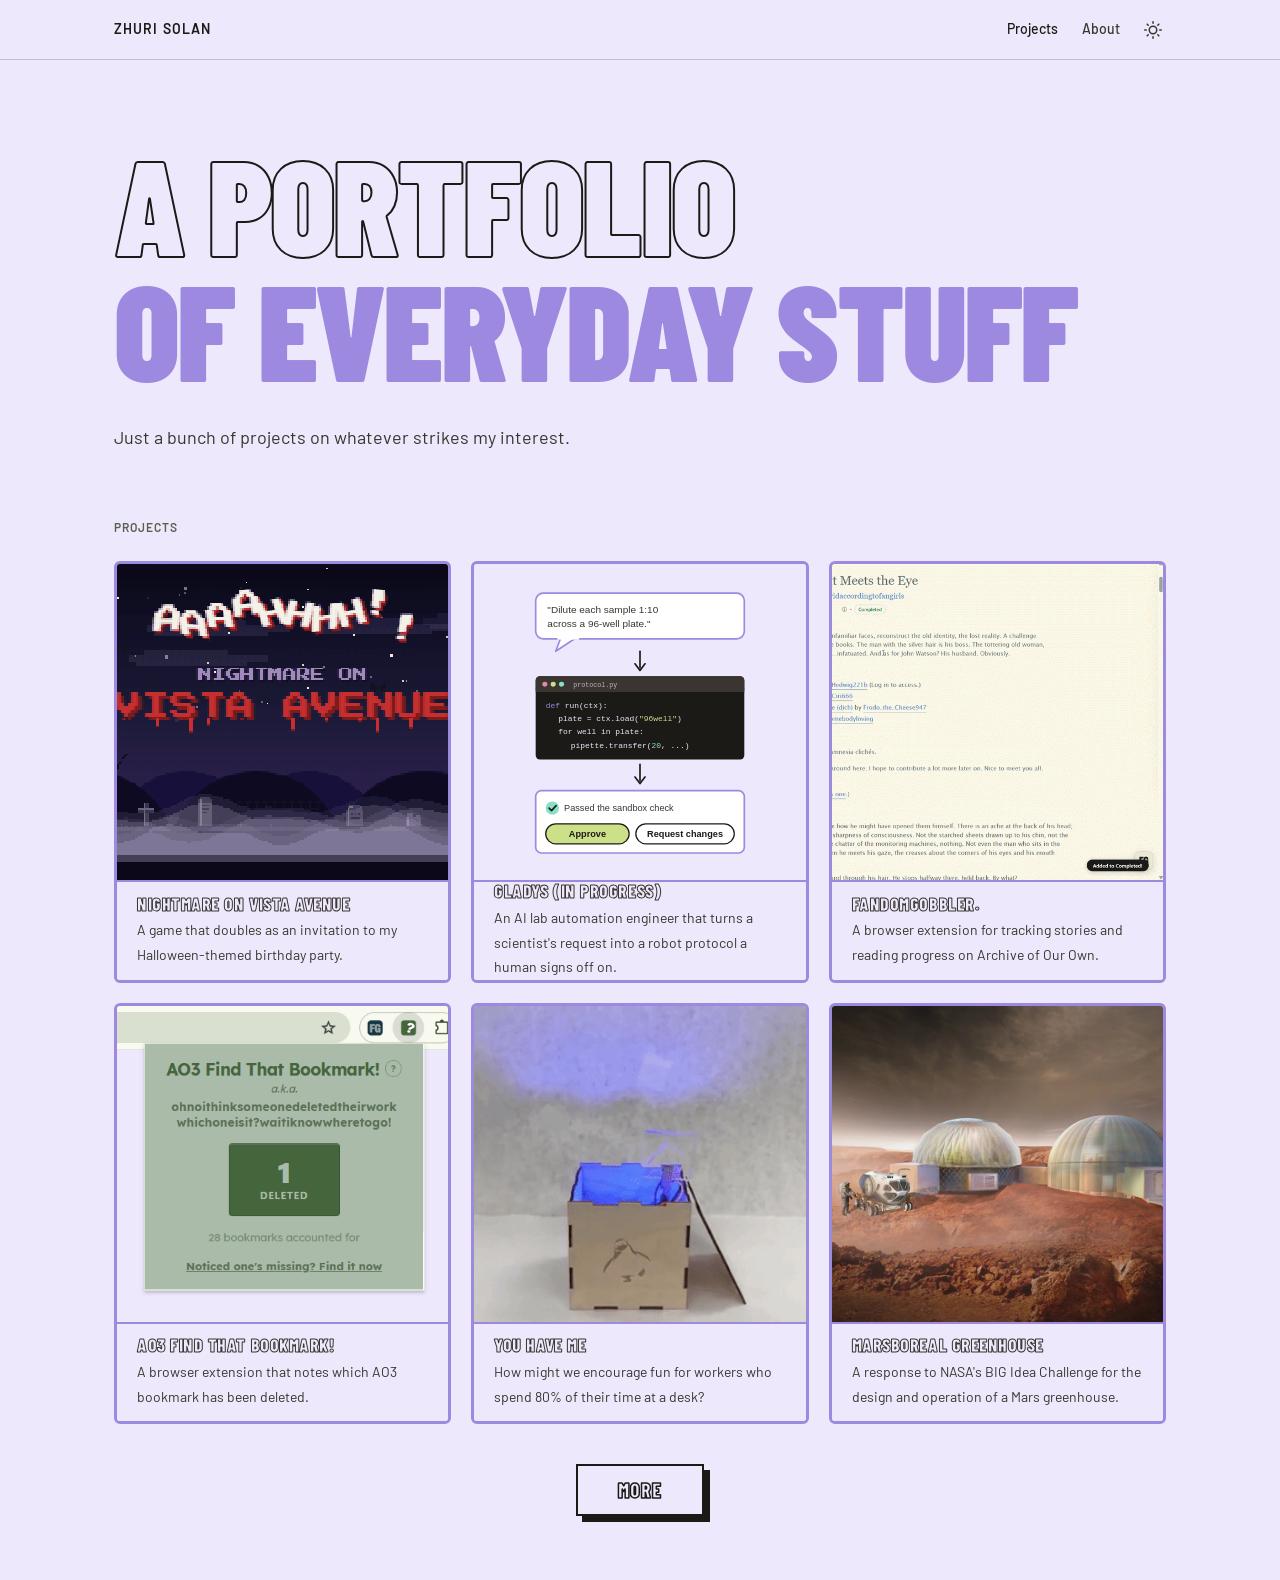
<file: index.html>
<!DOCTYPE html>
<html lang="en">
<head>
  <meta charset="UTF-8" />
  <meta name="viewport" content="width=device-width, initial-scale=1.0" />
  <title>Zhuri Solan</title>
  <meta name="description" content="Portfolio of Zhuri Solan — software projects in browser extensions, desktop apps, and productivity tooling." />
  <link rel="icon" href="favicon.ico" sizes="any" />
  <link rel="icon" href="favicon-32x32.png" type="image/png" />
  <link rel="apple-touch-icon" href="apple-touch-icon.png" />
  <link rel="stylesheet" href="assets/css/global.css" />
  <script>(function(){var t=localStorage.getItem('theme'),p=window.matchMedia('(prefers-color-scheme: dark)').matches;if(t==='dark'||(t===null&&p))document.documentElement.setAttribute('data-theme','dark');})();</script>
</head>
<body>

  <header id="site-nav"></header>

  <main>

    <!-- Hero -->
    <section class="page-section page-section--hero">
      <div class="container">
        <h1 class="hero-display">
          <span class="hero-display__outline">A PORTFOLIO</span>
          <span class="hero-display__fill">OF EVERYDAY STUFF</span>
        </h1>
        <p class="hero-sub">
          Just a bunch of projects on whatever strikes my interest.
        </p>
      </div>
    </section>

    <!-- Projects -->
    <section class="page-section" id="projects" style="padding-top: 0;">
      <div class="container">
        <p class="section-label">Projects</p>
        <div class="card-grid">

          <a class="project-card" href="projects/nightmare-on-vista-avenue.html">
            <div class="project-card__media">
              <img src="assets/images/Nightmare+on+Vista+Avenue.gif" alt="Nightmare on Vista Avenue title screen, a foggy pixel-art graveyard at night" style="image-rendering: pixelated;" />
            </div>
            <div class="project-card__body">
              <h2 class="project-card__title">Nightmare on Vista Avenue</h2>
              <p class="project-card__desc">
                A game that doubles as an invitation to my Halloween-themed birthday party.
              </p>
            </div>
          </a>

          <a class="project-card" href="projects/gladys.html">
            <div class="project-card__media">
              <img src="assets/images/gladys-card.svg" alt="Sketch of Gladys turning a scientist's request into a robot protocol that passes a sandbox check, with buttons to approve it or request changes" />
            </div>
            <div class="project-card__body">
              <h2 class="project-card__title">Gladys (in progress)</h2>
              <p class="project-card__desc">
                An AI lab automation engineer that turns a scientist's request into a robot protocol a human signs off on.
              </p>
            </div>
          </a>

          <a class="project-card" href="projects/ao3-tracker.html">
            <div class="project-card__media">
              <img src="assets/images/GIF+for+FG+1.gif" alt="FandomGobbler demo" style="object-position: 100% center;" />
            </div>
            <div class="project-card__body">
              <h2 class="project-card__title">FandomGobbler.</h2>
              <p class="project-card__desc">
                A browser extension for tracking stories and reading progress on Archive of Our Own.
              </p>
            </div>
          </a>

          <a class="project-card" href="projects/ao3-find-that-bookmark.html">
            <div class="project-card__media">
              <img src="assets/images/Find+that+Bookmark+photo.png" alt="AO3 Find That Bookmark! screenshot" />
            </div>
            <div class="project-card__body">
              <h2 class="project-card__title">AO3 Find That Bookmark!</h2>
              <p class="project-card__desc">
                A browser extension that notes which AO3 bookmark has been deleted.
              </p>
            </div>
          </a>

          <a class="project-card" href="projects/you-have-me.html">
            <div class="project-card__media">
              <img src="assets/images/pop+up+laser+cut.gif" alt="You Have Me pop-up laser cut prototype" />
            </div>
            <div class="project-card__body">
              <h2 class="project-card__title">You Have Me</h2>
              <p class="project-card__desc">
                How might we encourage fun for workers who spend 80% of their time at a desk?
              </p>
            </div>
          </a>

          <a class="project-card" href="projects/marsboreal-greenhouse.html">
            <div class="project-card__media">
              <img src="assets/images/mars+greenhouse+render3-snapshot.webp" alt="Marsboreal Greenhouse render" />
            </div>
            <div class="project-card__body">
              <h2 class="project-card__title">Marsboreal Greenhouse</h2>
              <p class="project-card__desc">
                A response to NASA's BIG Idea Challenge for the design and operation of a Mars greenhouse.
              </p>
            </div>
          </a>

          <a class="project-card" href="projects/oppy-mars-rover.html">
            <div class="project-card__media">
              <img src="assets/images/Oppy+title+page.webp" alt="Oppy: Mars Rover storybook title page" />
            </div>
            <div class="project-card__body">
              <h2 class="project-card__title">Oppy: Mars Rover</h2>
              <p class="project-card__desc">
                A children's storybook of NASA's robotic rover Opportunity.
              </p>
            </div>
          </a>

          <a class="project-card" href="projects/the-body-bun.html">
            <div class="project-card__media">
              <img src="assets/images/pic+of+backboard.webp" alt="The Body Bun backboard" />
            </div>
            <div class="project-card__body">
              <h2 class="project-card__title">The Body Bun</h2>
              <p class="project-card__desc">
                An inclusive backboard designed for bariatric and tall-stature patients.
              </p>
            </div>
          </a>

        </div>

        <div style="text-align: center; margin-top: var(--space-10);">
          <button type="button" class="btn-more" id="show-more-btn" style="display: none;">More</button>
        </div>

      </div>
    </section>

  </main>

  <script src="assets/js/nav.js"></script>
  <script>
    (function () {
      // How many project cards to reveal per click. As long as the total
      // number of cards fits within one page, the button stays hidden.
      var PAGE_SIZE = 6;

      var cards = Array.prototype.slice.call(document.querySelectorAll('.card-grid .project-card'));
      var btn = document.getElementById('show-more-btn');
      var shown = PAGE_SIZE;

      cards.forEach(function (card, i) {
        if (i >= shown) card.style.display = 'none';
      });

      if (cards.length > shown) {
        btn.style.display = 'inline-block';
      }

      btn.addEventListener('click', function () {
        shown += PAGE_SIZE;
        cards.forEach(function (card, i) {
          if (i < shown) card.style.display = '';
        });
        if (shown >= cards.length) {
          btn.style.display = 'none';
        }
      });
    })();
  </script>
</body>
</html>
</file>
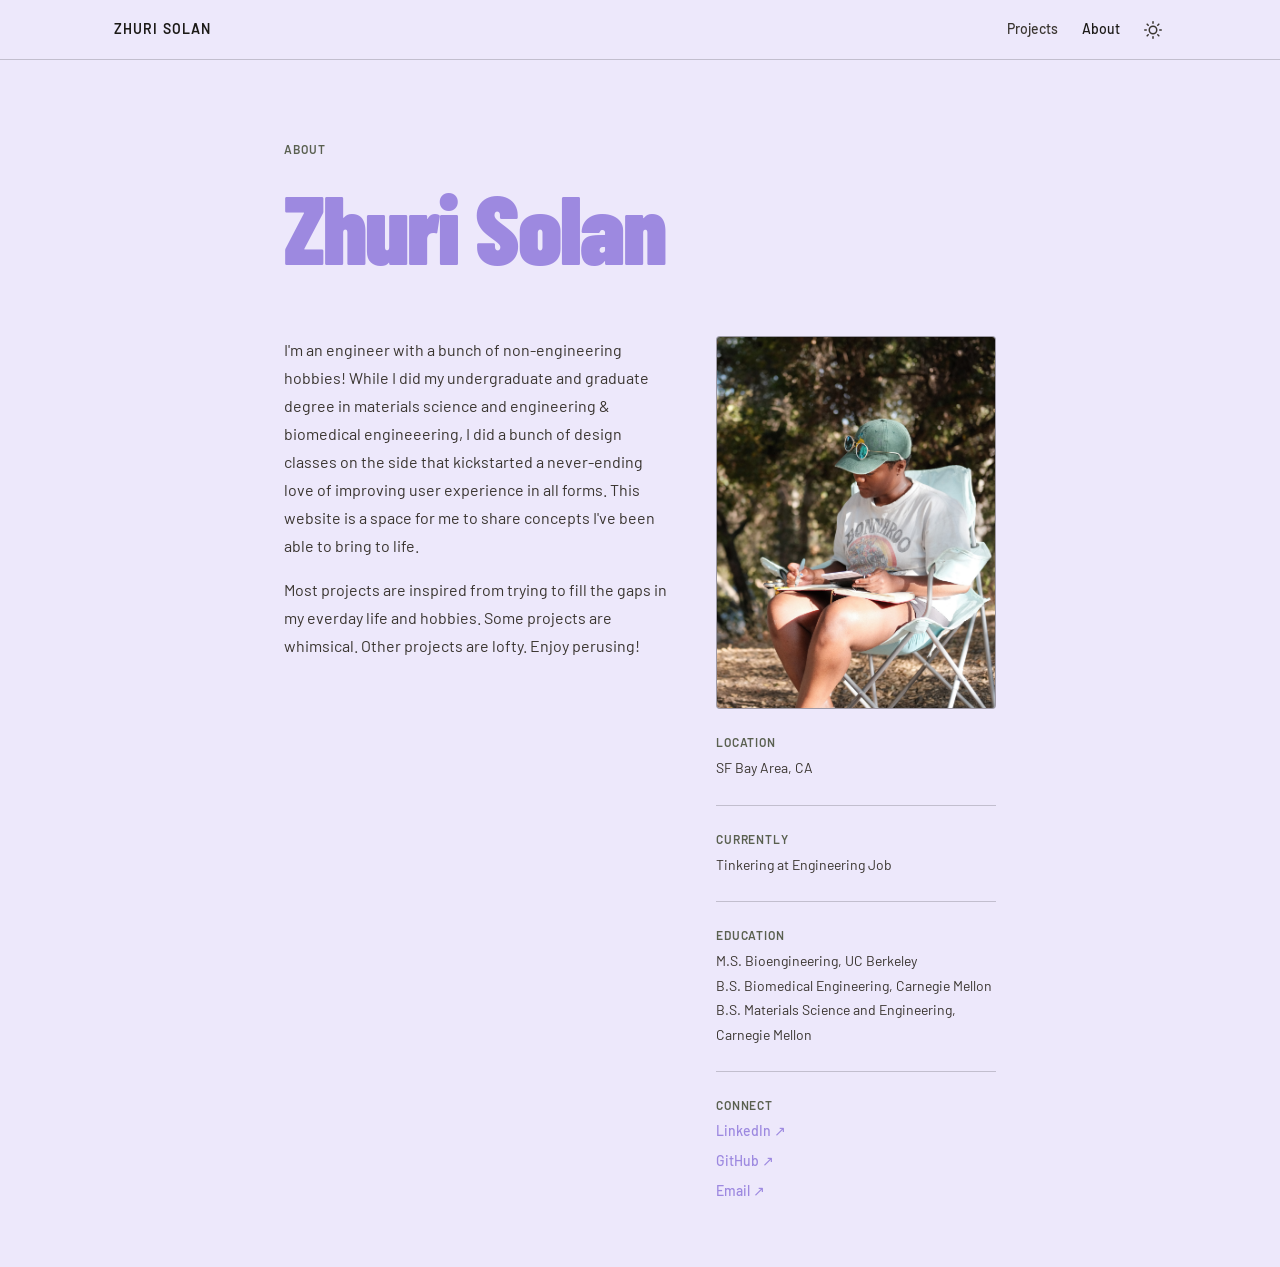
<file: about.html>
<!DOCTYPE html>
<html lang="en">
<head>
  <meta charset="UTF-8" />
  <meta name="viewport" content="width=device-width, initial-scale=1.0" />
  <title>About — Zhuri Solan</title>
  <meta name="description" content="About Zhuri Solan — Human based in the SF Bay Area." />
  <link rel="icon" href="favicon.ico" sizes="any" />
  <link rel="icon" href="favicon-32x32.png" type="image/png" />
  <link rel="apple-touch-icon" href="apple-touch-icon.png" />
  <link rel="stylesheet" href="assets/css/global.css" />
  <script>(function(){var t=localStorage.getItem('theme'),p=window.matchMedia('(prefers-color-scheme: dark)').matches;if(t==='dark'||(t===null&&p))document.documentElement.setAttribute('data-theme','dark');})();</script>
  <style>
    .about-layout {
      display: grid;
      grid-template-columns: 1fr 280px;
      gap: var(--space-12);
      align-items: start;
    }

    .about-photo {
      width: 100%;
      aspect-ratio: 3 / 4;
      border-radius: var(--radius-lg);
      background: var(--color-border);
      border: var(--border-card);
      overflow: hidden;
      margin-bottom: var(--space-6);
      display: flex;
      align-items: center;
      justify-content: center;
      color: var(--color-text-muted);
      font-size: var(--text-sm);
    }

    .about-photo img {
      width: 100%;
      height: 100%;
      object-fit: cover;
      object-position: 75% center;
    }

    .sidebar-block {
      display: flex;
      flex-direction: column;
      gap: var(--space-4);
    }

    .sidebar-item {
      display: flex;
      flex-direction: column;
      gap: var(--space-1);
    }

    .sidebar-item__label {
      font-size: var(--text-xs);
      font-weight: var(--weight-semibold);
      letter-spacing: 0.07em;
      text-transform: uppercase;
      color: var(--color-text-muted);
    }

    .sidebar-item__value {
      font-size: var(--text-sm);
      color: var(--color-text-secondary);
      line-height: var(--leading-relaxed);
    }

    .connect-links {
      display: flex;
      flex-direction: column;
      gap: var(--space-2);
    }

    .connect-links a {
      font-size: var(--text-sm);
      color: var(--color-purple);
      font-weight: var(--weight-medium);
      transition: opacity var(--transition-fast);
    }

    .connect-links a:hover {
      opacity: 0.75;
    }

    @media (max-width: 700px) {
      .about-layout {
        grid-template-columns: 1fr;
      }

      .about-sidebar {
        order: -1;
        display: grid;
        grid-template-columns: 1fr 1fr;
        gap: var(--space-6);
      }

      .about-photo {
        aspect-ratio: 1 / 1;
        max-width: 180px;
      }
    }

    @media (max-width: 480px) {
      .about-sidebar {
        grid-template-columns: 1fr;
      }
    }
  </style>
</head>
<body>

  <header id="site-nav"></header>

  <main>
    <section class="page-section page-section--hero">
      <div class="container container--narrow">
        <p class="section-label">About</p>
        <h1 style="font-family: var(--font-display); font-size: clamp(3rem, 8vw, 6rem); font-weight: var(--weight-black); letter-spacing: -0.02em; line-height: 0.92; color: var(--color-purple);">
          Zhuri Solan
        </h1>
      </div>
    </section>

    <section class="page-section" style="padding-top: 0;">
      <div class="container container--narrow">
        <div class="about-layout">

          <!-- Bio -->
          <div class="about-bio prose">
            <p>
              I'm an engineer with a bunch of non-engineering hobbies! While I did my undergraduate and graduate degree in
              materials science and engineering & biomedical engineeering,
              I did a bunch of design classes on the side that kickstarted a never-ending love
              of improving user experience in all forms. This website is a space for me to
              share concepts I've been able to bring to life.
            </p>
            <p>
              Most projects are inspired from trying to fill the gaps in my everday life and hobbies. 
              Some projects are whimsical. Other projects are lofty. Enjoy perusing!
            </p>
          </div>

          <!-- Sidebar -->
          <aside class="about-sidebar">
            <div class="about-photo">
              <img src="assets/images/about.jpg" alt="Zhuri Solan sketching outdoors" />
            </div>

            <div class="sidebar-block">
              <div class="sidebar-item">
                <span class="sidebar-item__label">Location</span>
                <span class="sidebar-item__value">SF Bay Area, CA</span>
              </div>

              <hr class="divider" />

              <div class="sidebar-item">
                <span class="sidebar-item__label">Currently</span>
                <span class="sidebar-item__value">Tinkering at Engineering Job</span>
              </div>

              <hr class="divider" />

              <div class="sidebar-item">
                <span class="sidebar-item__label">Education</span>
                <span class="sidebar-item__value">
                  M.S. Bioengineering, UC Berkeley<br>
                  B.S. Biomedical Engineering, Carnegie Mellon<br>
                  B.S. Materials Science and Engineering, Carnegie Mellon
                </span>
              </div>

              <hr class="divider" />

              <div class="sidebar-item">
                <span class="sidebar-item__label">Connect</span>
                <div class="connect-links">
                  <a href="https://www.linkedin.com/in/zhurisolan/" aria-label="LinkedIn">LinkedIn ↗</a>
                  <a href="https://github.com/WaterloggedPorcupine" target="_blank" rel="noopener">GitHub ↗</a>
                  <a href="mailto:zhuri.solan@gmail.com">Email ↗</a>
                </div>
              </div>
            </div>
          </aside>

        </div>
      </div>
    </section>
  </main>

  <script src="assets/js/nav.js"></script>
</body>
</html>
</file>
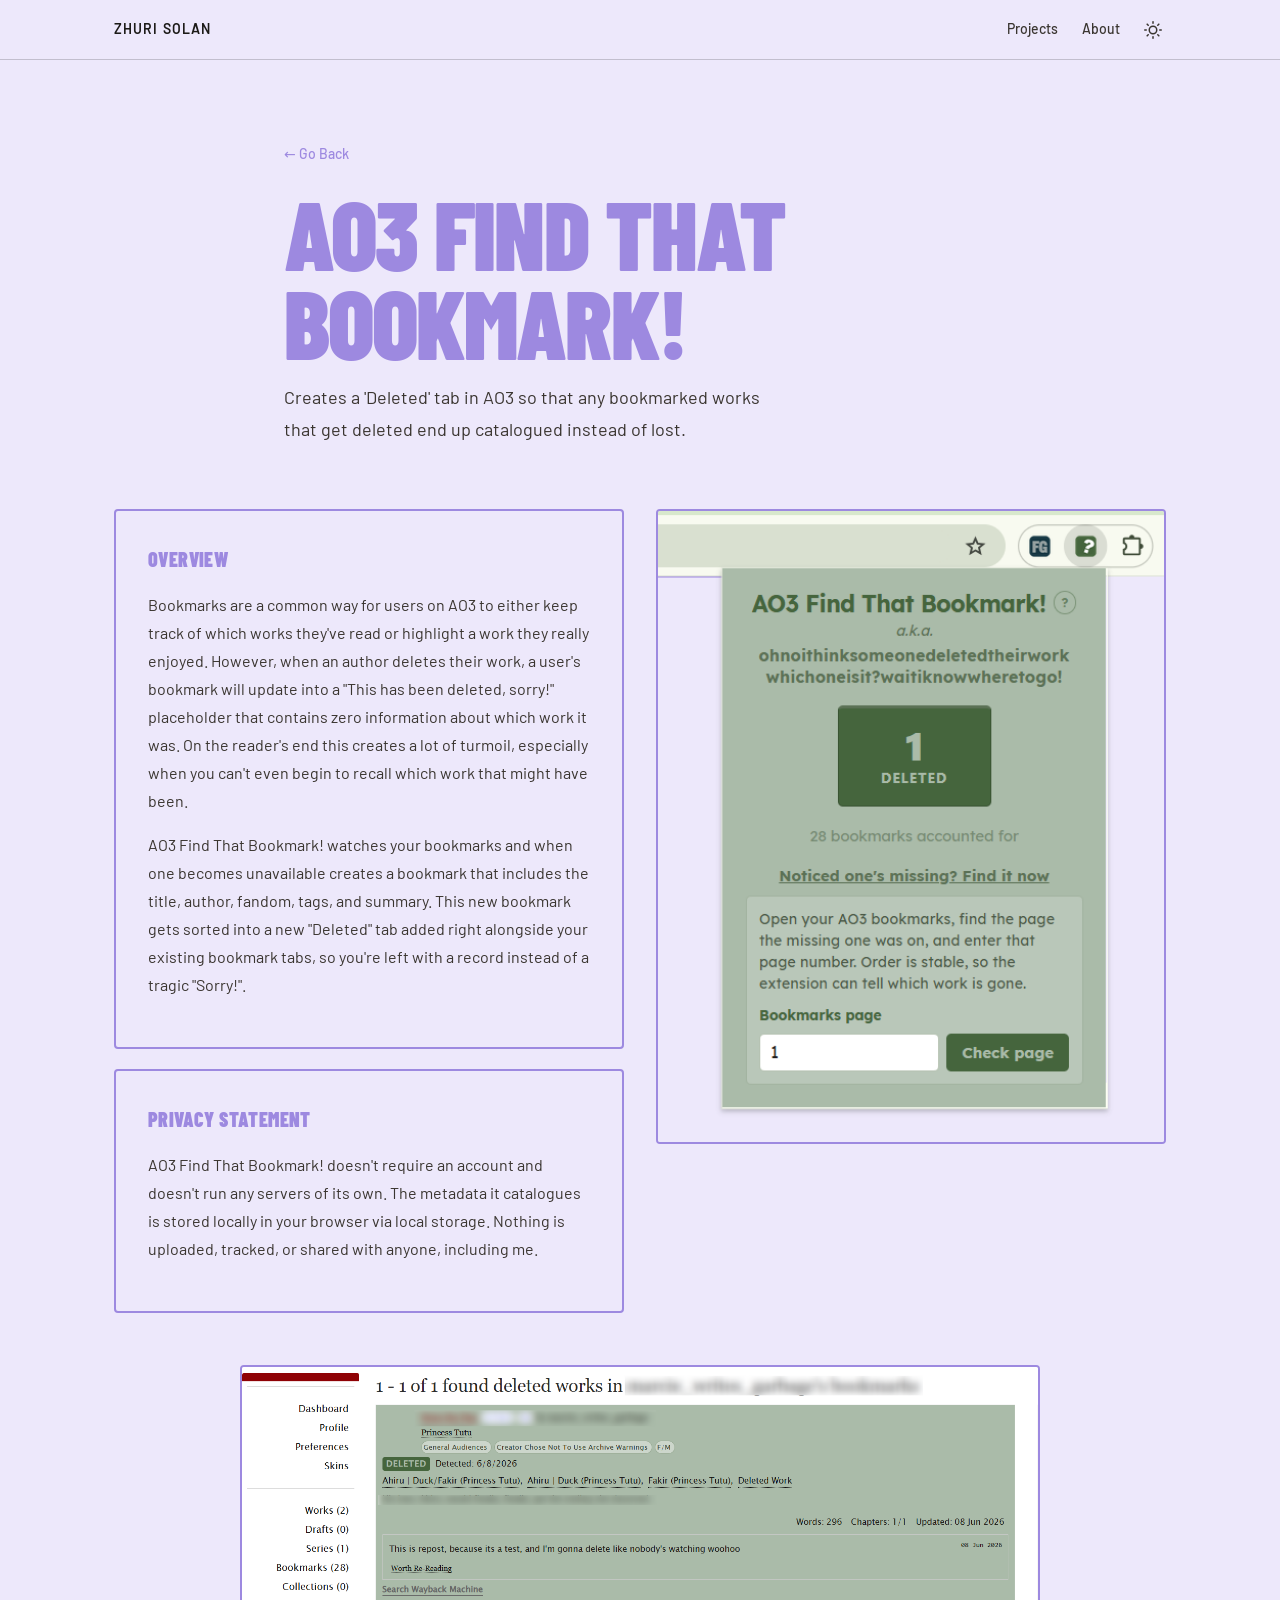
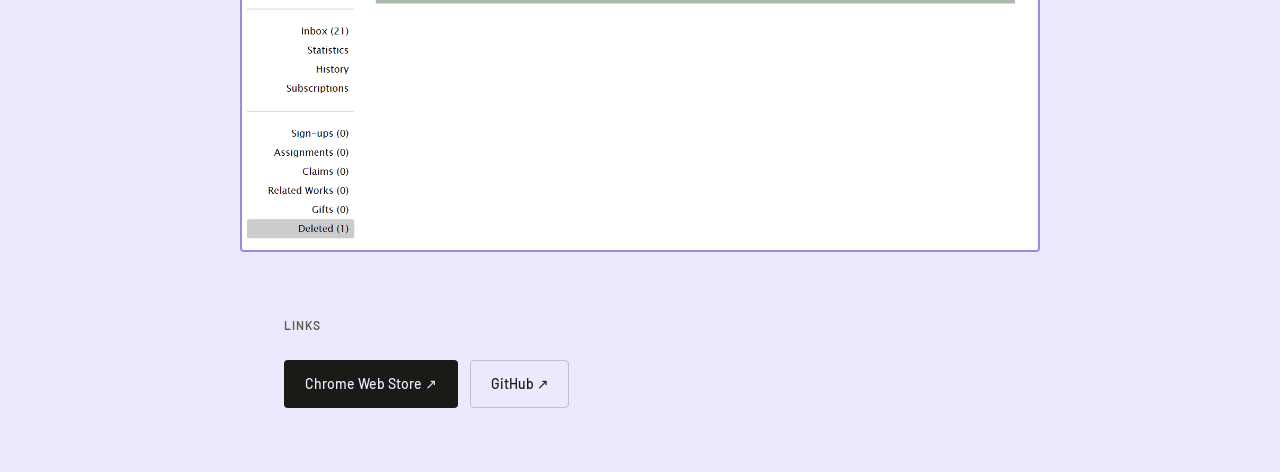
<file: projects/ao3-find-that-bookmark.html>
<!DOCTYPE html>
<html lang="en">
<head>
  <meta charset="UTF-8" />
  <meta name="viewport" content="width=device-width, initial-scale=1.0" />
  <title>AO3 Find That Bookmark! — Zhuri Solan</title>
  <meta name="description" content="AO3 Find That Bookmark!, a browser extension that catalogues bookmarked Archive of Our Own works that get deleted." />
  <link rel="icon" href="../favicon.ico" sizes="any" />
  <link rel="icon" href="../favicon-32x32.png" type="image/png" />
  <link rel="apple-touch-icon" href="../apple-touch-icon.png" />
  <link rel="stylesheet" href="../assets/css/global.css" />
  <script>(function(){var t=localStorage.getItem('theme'),p=window.matchMedia('(prefers-color-scheme: dark)').matches;if(t==='dark'||(t===null&&p))document.documentElement.setAttribute('data-theme','dark');})();</script>
  <style>
    /* This page only: the single extra photo gets to be bigger and centered
       instead of sitting in the standard 2-column grid. */
    .case-media--single {
      grid-template-columns: 1fr;
      justify-items: center;
    }

    .case-media--single .case-media__item {
      width: 100%;
      max-width: 800px;
    }
  </style>
</head>
<body>

  <header id="site-nav"></header>

  <main>
    <section class="page-section page-section--hero">
      <div class="container container--narrow">
        <a href="../index.html" class="link-accent" style="font-size: var(--text-sm); display: inline-block; margin-bottom: var(--space-6);">
          ← Go Back
        </a>
        <h1 style="font-family: var(--font-display); font-size: clamp(3rem, 8vw, 6rem); font-weight: var(--weight-black); letter-spacing: -0.02em; line-height: 0.92; text-transform: uppercase; color: var(--color-purple); margin-bottom: var(--space-4);">
          AO3 Find That Bookmark!
        </h1>
        <p class="hero-sub">
          Creates a 'Deleted' tab in AO3 so that any bookmarked works that get deleted end up catalogued instead of lost.
        </p>
      </div>
    </section>

    <section class="page-section" style="padding-top: 0;">
      <div class="container">
        <div class="case-layout">

          <div>
            <div class="case-card">
              <h2>Overview</h2>
              <div class="prose">
                <p>
                  Bookmarks are a common way for users on AO3 to either keep track of which works they've read or highlight
                  a work they really enjoyed. However, when an author deletes their work,
                  a user's bookmark will update into a "This has been deleted, sorry!" placeholder that contains zero
                  information about which work it was. On the reader's end this creates a lot of turmoil, especially when
                  you can't even begin to recall which work that might have been.
                </p>
                <p>
                  AO3 Find That Bookmark! watches your bookmarks and when one becomes unavailable creates a bookmark that
                  includes the title, author, fandom, tags, and summary. This new bookmark gets sorted into a new "Deleted" tab
                  added right alongside your existing bookmark tabs, so you're left with a record instead of a tragic "Sorry!".
                </p>
              </div>
            </div>

            <div class="case-card">
              <h2>Privacy Statement</h2>
              <div class="prose">
                <p>
                  AO3 Find That Bookmark! doesn't require an account and doesn't run any servers of its own. The
                  metadata it catalogues is stored locally in your browser via local storage. Nothing is uploaded,
                  tracked, or shared with anyone, including me.
                </p>
              </div>
            </div>
          </div>

          <!-- Main gif/photo -->
          <div class="case-media-main">
            <img src="../assets/images/Find+That+Bookmark+Extended.png" alt="AO3 Find That Bookmark! extended screenshot" />
          </div>

        </div>

        <!-- Additional photo: bigger and centered since it's the only one -->
        <div class="case-media case-media--single">
          <div class="case-media__item">
            <img src="../assets/images/Deleted+Work+AO3+Bookmark+1.png" alt="Deleted work in AO3 Find That Bookmark's Deleted tab" />
          </div>
        </div>

      </div>
    </section>

    <section class="page-section" style="padding-top: 0;">
      <div class="container container--narrow">
        <p class="section-label">Links</p>
        <div style="display: flex; flex-wrap: wrap; gap: var(--space-3);">
          <a href="https://chromewebstore.google.com/detail/ao3-find-that-bookmark-de/bndckklfieneookfffagdaajmlnoljmn" target="_blank" rel="noopener" class="btn btn--primary">
            Chrome Web Store ↗
          </a>
          <a href="https://github.com/marciepublishes/AO3-Find-That-Bookmark-" target="_blank" rel="noopener" class="btn btn--outline">
            GitHub ↗
          </a>
        </div>
      </div>
    </section>
  </main>

  <script src="../assets/js/nav.js"></script>
</body>
</html>
</file>
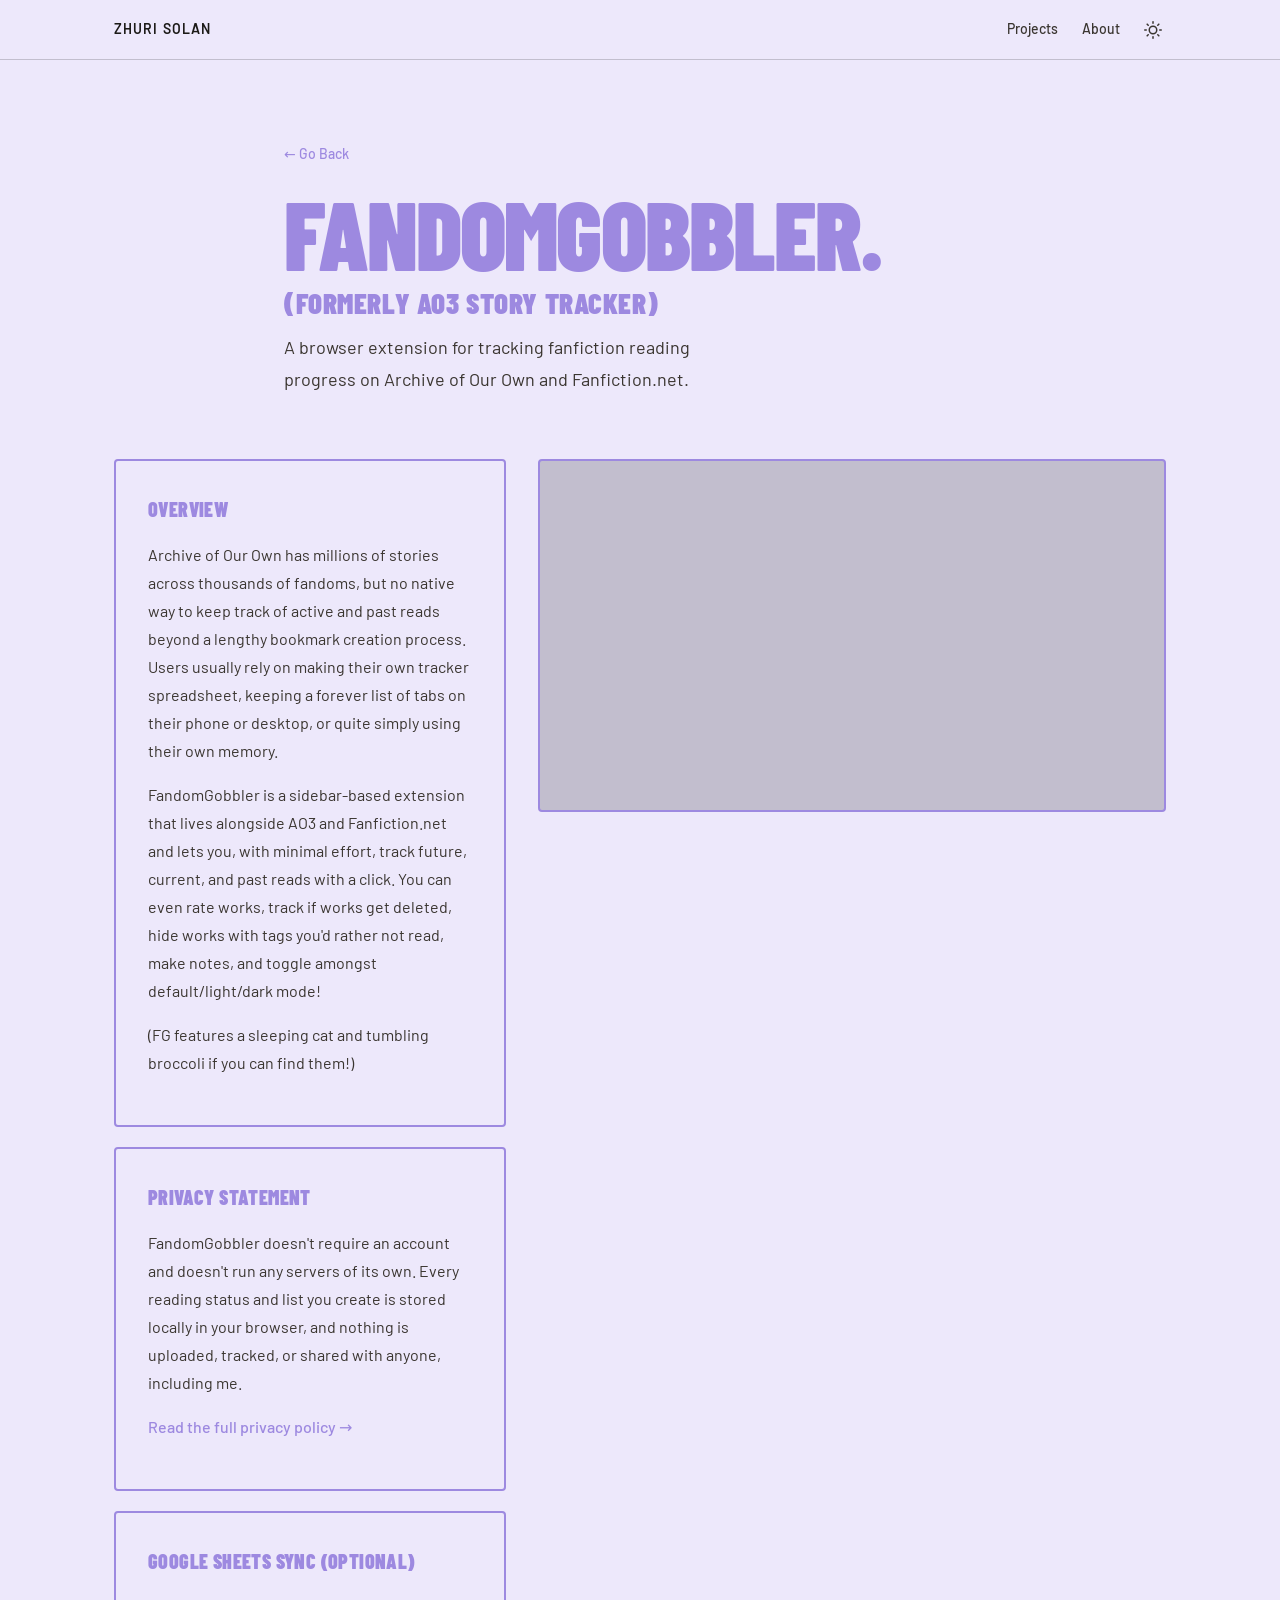
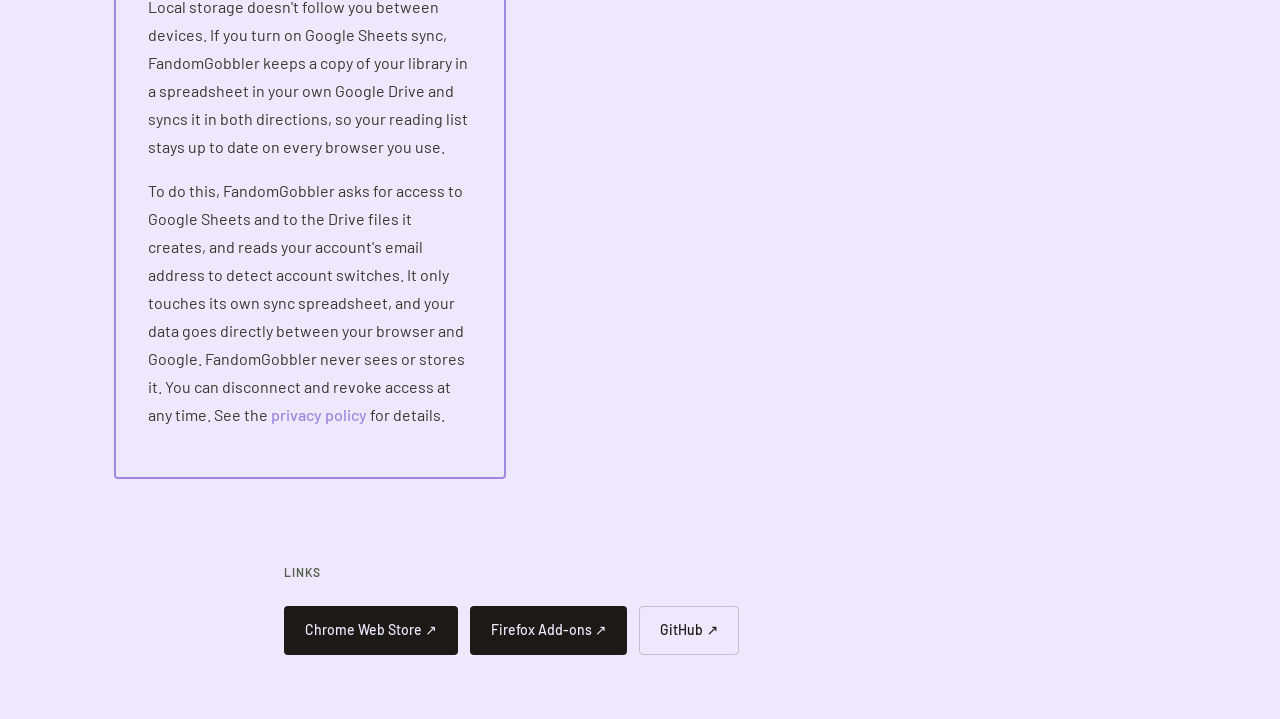
<file: projects/ao3-tracker.html>
<!DOCTYPE html>
<html lang="en">
<head>
  <meta charset="UTF-8" />
  <meta name="viewport" content="width=device-width, initial-scale=1.0" />
  <title>FandomGobbler (formerly AO3 Story Tracker) — Zhuri Solan</title>
  <meta name="description" content="FandomGobbler (formerly AO3 Story Tracker), a browser extension for tracking fanfiction reading progress on Archive of Our Own." />
  <link rel="icon" href="../favicon.ico" sizes="any" />
  <link rel="icon" href="../favicon-32x32.png" type="image/png" />
  <link rel="apple-touch-icon" href="../apple-touch-icon.png" />
  <link rel="stylesheet" href="../assets/css/global.css" />
  <script>(function(){var t=localStorage.getItem('theme'),p=window.matchMedia('(prefers-color-scheme: dark)').matches;if(t==='dark'||(t===null&&p))document.documentElement.setAttribute('data-theme','dark');})();</script>
  <style>
    /* This page only: the demo video is the star, so give it more room
       than the standard 50/50 split. */
    .case-layout--video-featured {
      grid-template-columns: 1fr 1.6fr;
    }

    .hero-formerly {
      display: block;
      margin-top: var(--space-3);
      font-size: 0.3em;
      letter-spacing: 0.02em;
    }

    @media (max-width: 900px) {
      .case-layout--video-featured {
        grid-template-columns: 1fr;
      }
    }
  </style>
</head>
<body>

  <header id="site-nav"></header>

  <main>
    <section class="page-section page-section--hero">
      <div class="container container--narrow">
        <a href="../index.html" class="link-accent" style="font-size: var(--text-sm); display: inline-block; margin-bottom: var(--space-6);">
          ← Go Back
        </a>
        <h1 style="font-family: var(--font-display); font-size: clamp(3rem, 8vw, 6rem); font-weight: var(--weight-black); letter-spacing: -0.02em; line-height: 0.92; text-transform: uppercase; color: var(--color-purple); margin-bottom: var(--space-4);">
          FandomGobbler.
          <span class="hero-formerly">(formerly AO3 Story Tracker)</span>
        </h1>
        <p class="hero-sub">
          A browser extension for tracking fanfiction reading progress on Archive of Our Own and Fanfiction.net.
        </p>
      </div>
    </section>

    <section class="page-section" style="padding-top: 0;">
      <div class="container">
        <div class="case-layout case-layout--video-featured">

          <div>
            <div class="case-card">
              <h2>Overview</h2>
              <div class="prose">
                <p>
                  Archive of Our Own has millions of stories across thousands of fandoms, but no native way to
                  keep track of active and past reads beyond a lengthy bookmark creation process. Users usually
                  rely on making their own tracker spreadsheet, keeping a forever list of tabs on their phone
                  or desktop, or quite simply using their own memory.
                </p>
                <p>
                  FandomGobbler is a sidebar-based extension that lives alongside AO3 and Fanfiction.net and lets you,
                  with minimal effort, track future, current, and past reads with a click.
                  You can even rate works, track if works get deleted, hide works with tags
                  you'd rather not read, make notes, and toggle amongst default/light/dark mode!
                </p>
                <p>(FG features a sleeping cat and tumbling broccoli if you can find them!)</p>
              </div>
            </div>

            <div class="case-card">
              <h2>Privacy Statement</h2>
              <div class="prose">
                <p>
                  FandomGobbler doesn't require an account and doesn't run any servers of its own. Every reading
                  status and list you create is stored locally in your browser, and nothing is uploaded, tracked,
                  or shared with anyone, including me.
                </p>
                <p>
                  <a href="fandomgobbler-privacy.html" class="link-accent">Read the full privacy policy →</a>
                </p>
              </div>
            </div>

            <div class="case-card">
              <h2>Google Sheets Sync (Optional)</h2>
              <div class="prose">
                <p>
                  Local storage doesn't follow you between devices. If you turn on Google Sheets sync, FandomGobbler
                  keeps a copy of your library in a spreadsheet in your own Google Drive and syncs it in both directions,
                  so your reading list stays up to date on every browser you use.
                </p>
                <p>
                  To do this, FandomGobbler asks for access to Google Sheets and to the Drive files it creates, and reads
                  your account's email address to detect account switches. It only touches its own sync spreadsheet, and
                  your data goes directly between your browser and Google. FandomGobbler never sees or stores it.
                  You can disconnect and revoke access at any time. See the
                  <a href="fandomgobbler-privacy.html#google-sheets-sync" class="link-accent">privacy policy</a> for details.
                </p>
              </div>
            </div>
          </div>

          <!-- Main video -->
          <div class="case-media-main">
            <iframe src="https://www.youtube.com/embed/Y4yPlHMpa7A" title="FandomGobbler demo video" allow="autoplay; encrypted-media" allowfullscreen></iframe>
          </div>

        </div>

       

      </div>
    </section>

    <section class="page-section" style="padding-top: 0;">
      <div class="container container--narrow">
        <p class="section-label">Links</p>
        <div style="display: flex; flex-wrap: wrap; gap: var(--space-3);">
          <a href="https://chromewebstore.google.com/detail/fandomgobbler-formerly-ao/okhccagdfdibionpnonelmpfgeffmkob" target="_blank" rel="noopener" class="btn btn--primary">
            Chrome Web Store ↗
          </a>
          <a href="https://addons.mozilla.org/en-US/firefox/addon/ao3-story-tracker/" target="_blank" rel="noopener" class="btn btn--primary">
            Firefox Add-ons ↗
          </a>
          <a href="https://github.com/marciepublishes/fandomgobbler" target="_blank" rel="noopener" class="btn btn--outline">
            GitHub ↗
          </a>
        </div>
      </div>
    </section>
  </main>

  <script src="../assets/js/nav.js"></script>
</body>
</html>
</file>
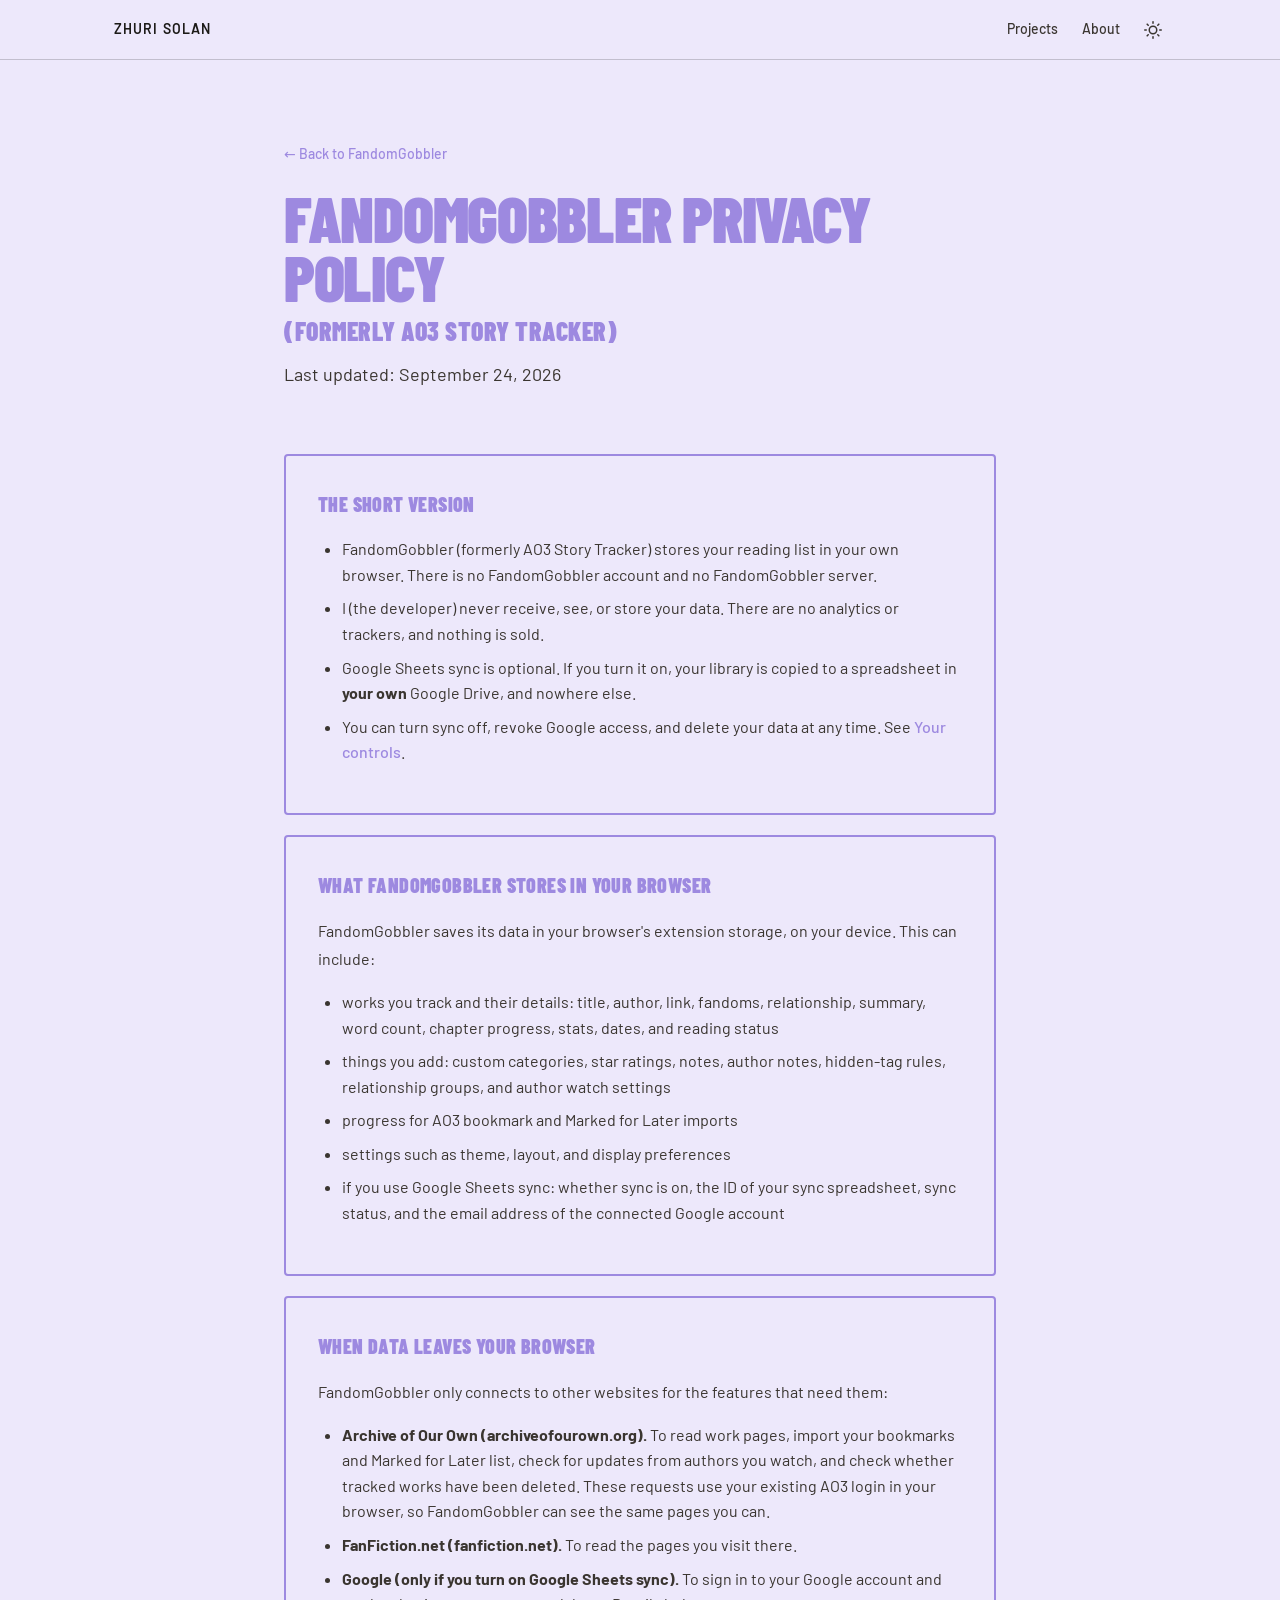
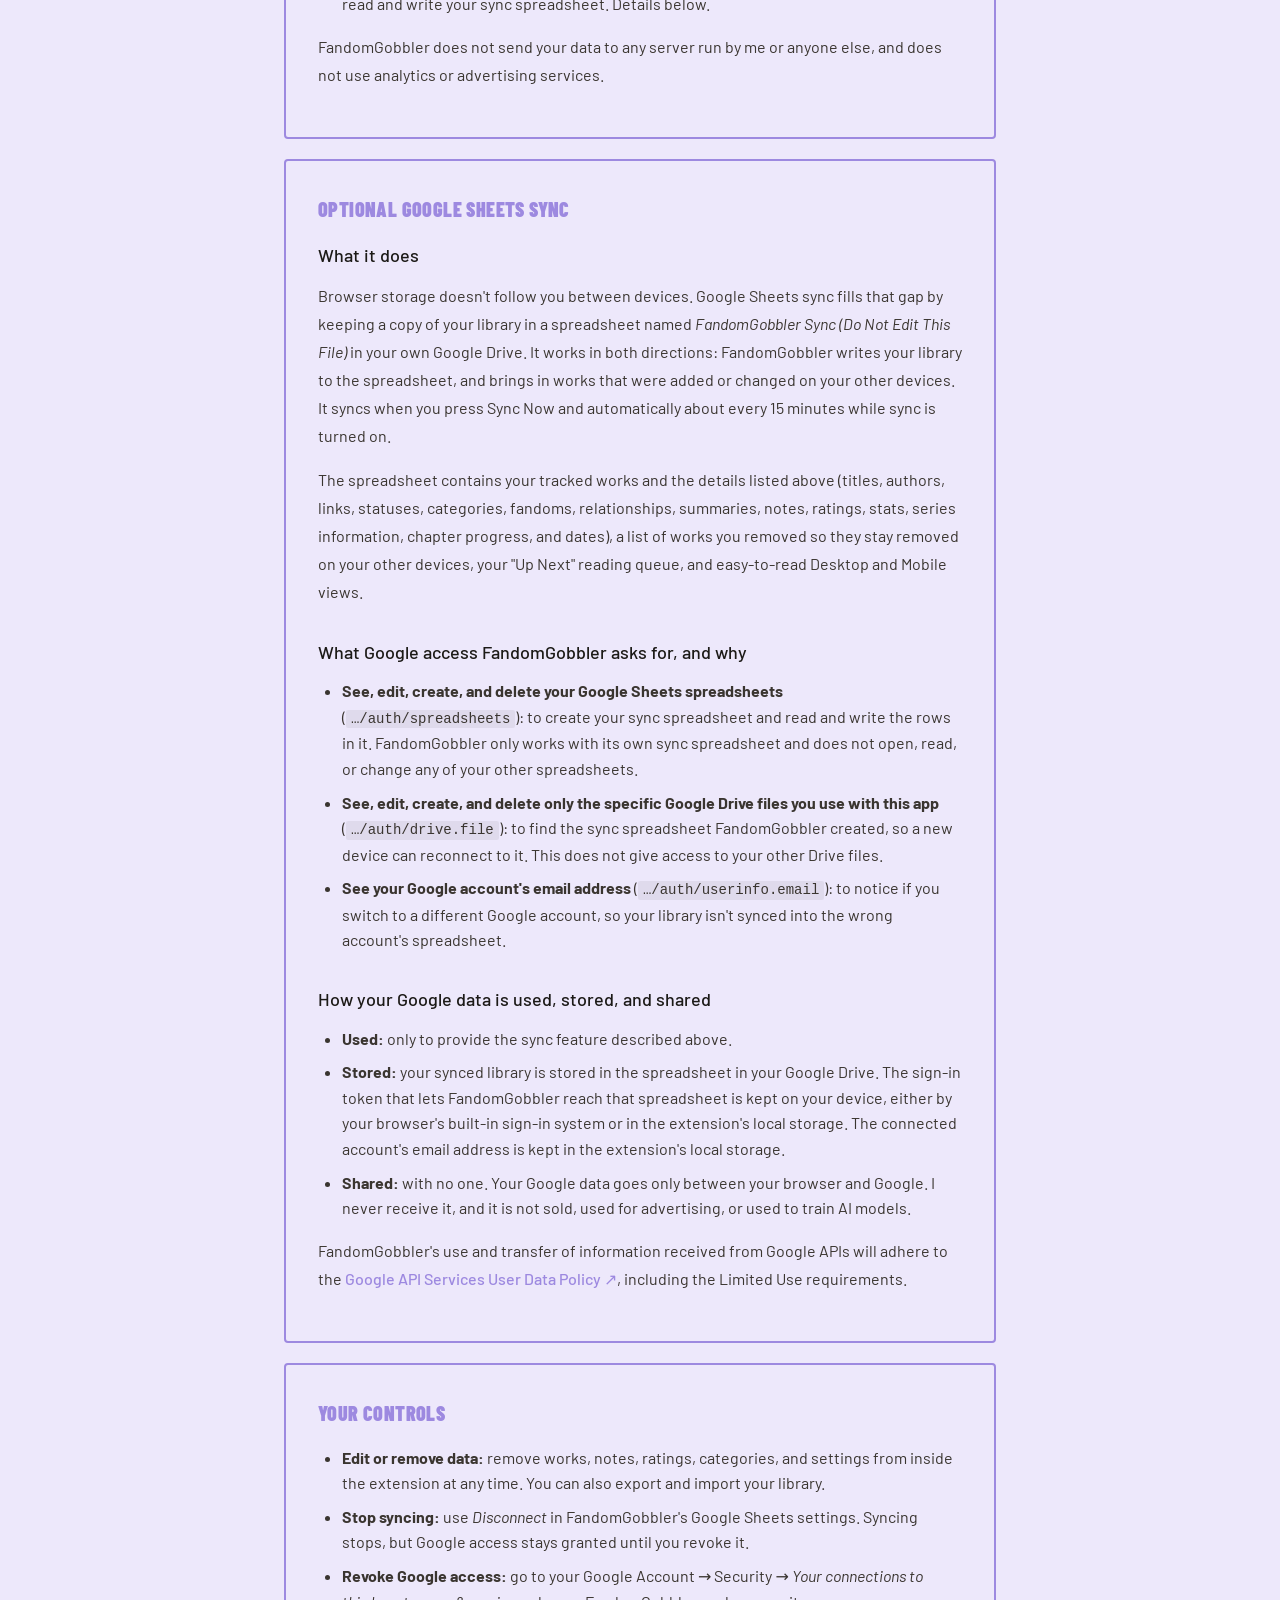
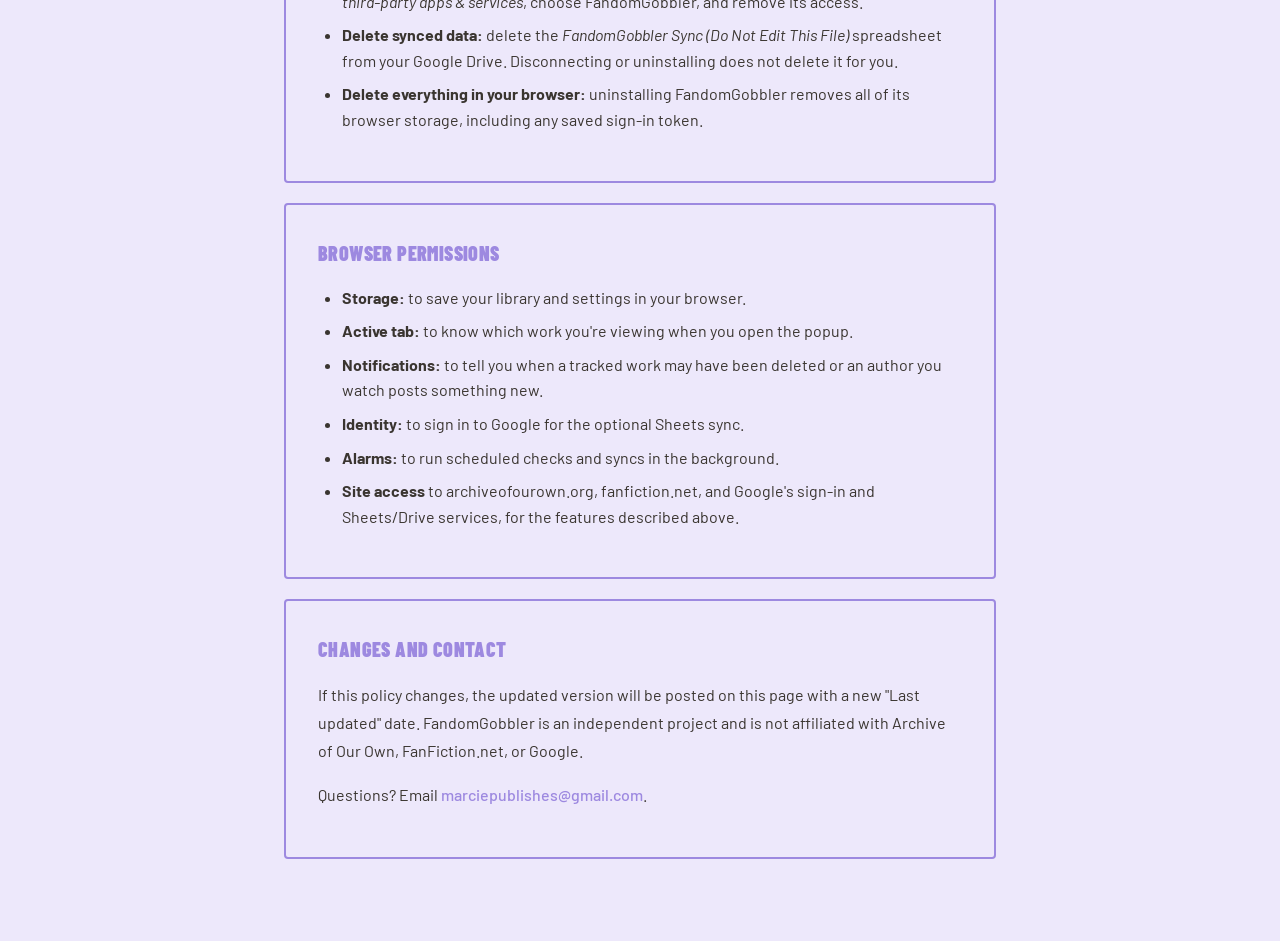
<file: projects/fandomgobbler-privacy.html>
<!DOCTYPE html>
<html lang="en">
<head>
  <meta charset="UTF-8" />
  <meta name="viewport" content="width=device-width, initial-scale=1.0" />
  <title>FandomGobbler (formerly AO3 Story Tracker) Privacy Policy — Zhuri Solan</title>
  <meta name="description" content="Privacy policy for FandomGobbler (formerly AO3 Story Tracker), a browser extension for tracking fanfiction reading on Archive of Our Own and FanFiction.net, including its optional Google Sheets sync." />
  <link rel="icon" href="../favicon.ico" sizes="any" />
  <link rel="icon" href="../favicon-32x32.png" type="image/png" />
  <link rel="apple-touch-icon" href="../apple-touch-icon.png" />
  <link rel="stylesheet" href="../assets/css/global.css" />
  <script>(function(){var t=localStorage.getItem('theme'),p=window.matchMedia('(prefers-color-scheme: dark)').matches;if(t==='dark'||(t===null&&p))document.documentElement.setAttribute('data-theme','dark');})();</script>
  <style>
    /* This page only: subheadings that open a card shouldn't add extra top space. */
    .case-card .prose > h3:first-child {
      margin-top: 0;
    }

    .hero-formerly {
      display: block;
      margin-top: var(--space-3);
      font-size: 0.4em;
      letter-spacing: 0.02em;
    }

    [data-theme="dark"] .prose code {
      background: rgba(255,255,255,0.1);
    }
  </style>
</head>
<body>

  <header id="site-nav"></header>

  <main>
    <section class="page-section page-section--hero">
      <div class="container container--narrow">
        <a href="ao3-tracker.html" class="link-accent" style="font-size: var(--text-sm); display: inline-block; margin-bottom: var(--space-6);">
          ← Back to FandomGobbler
        </a>
        <h1 style="font-family: var(--font-display); font-size: clamp(2.25rem, 6vw, 4rem); font-weight: var(--weight-black); letter-spacing: -0.02em; line-height: 0.92; text-transform: uppercase; color: var(--color-purple); margin-bottom: var(--space-4);">
          FandomGobbler Privacy Policy
          <span class="hero-formerly">(formerly AO3 Story Tracker)</span>
        </h1>
        <p class="hero-sub">Last updated: September 24, 2026</p>
      </div>
    </section>

    <section class="page-section" style="padding-top: 0;">
      <div class="container container--narrow">

        <div class="case-card">
          <h2>The short version</h2>
          <div class="prose">
            <ul>
              <li>FandomGobbler (formerly AO3 Story Tracker) stores your reading list in your own browser. There is no FandomGobbler account and no FandomGobbler server.</li>
              <li>I (the developer) never receive, see, or store your data. There are no analytics or trackers, and nothing is sold.</li>
              <li>Google Sheets sync is optional. If you turn it on, your library is copied to a spreadsheet in <strong>your own</strong> Google Drive, and nowhere else.</li>
              <li>You can turn sync off, revoke Google access, and delete your data at any time. See <a href="#your-controls" class="link-accent">Your controls</a>.</li>
            </ul>
          </div>
        </div>

        <div class="case-card">
          <h2>What FandomGobbler stores in your browser</h2>
          <div class="prose">
            <p>FandomGobbler saves its data in your browser's extension storage, on your device. This can include:</p>
            <ul>
              <li>works you track and their details: title, author, link, fandoms, relationship, summary, word count, chapter progress, stats, dates, and reading status</li>
              <li>things you add: custom categories, star ratings, notes, author notes, hidden-tag rules, relationship groups, and author watch settings</li>
              <li>progress for AO3 bookmark and Marked for Later imports</li>
              <li>settings such as theme, layout, and display preferences</li>
              <li>if you use Google Sheets sync: whether sync is on, the ID of your sync spreadsheet, sync status, and the email address of the connected Google account</li>
            </ul>
          </div>
        </div>

        <div class="case-card">
          <h2>When data leaves your browser</h2>
          <div class="prose">
            <p>FandomGobbler only connects to other websites for the features that need them:</p>
            <ul>
              <li><strong>Archive of Our Own (archiveofourown.org).</strong> To read work pages, import your bookmarks and Marked for Later list, check for updates from authors you watch, and check whether tracked works have been deleted. These requests use your existing AO3 login in your browser, so FandomGobbler can see the same pages you can.</li>
              <li><strong>FanFiction.net (fanfiction.net).</strong> To read the pages you visit there.</li>
              <li><strong>Google (only if you turn on Google Sheets sync).</strong> To sign in to your Google account and read and write your sync spreadsheet. Details below.</li>
            </ul>
            <p>FandomGobbler does not send your data to any server run by me or anyone else, and does not use analytics or advertising services.</p>
          </div>
        </div>

        <div class="case-card" id="google-sheets-sync">
          <h2>Optional Google Sheets sync</h2>
          <div class="prose">
            <h3>What it does</h3>
            <p>
              Browser storage doesn't follow you between devices. Google Sheets sync fills that gap by keeping a copy of your
              library in a spreadsheet named <em>FandomGobbler Sync (Do Not Edit This File)</em> in your own Google Drive.
              It works in both directions: FandomGobbler writes your library to the spreadsheet, and brings in works that were
              added or changed on your other devices. It syncs when you press Sync Now and automatically about every 15 minutes
              while sync is turned on.
            </p>
            <p>
              The spreadsheet contains your tracked works and the details listed above (titles, authors, links, statuses,
              categories, fandoms, relationships, summaries, notes, ratings, stats, series information, chapter progress,
              and dates), a list of works you removed so they stay removed on your other devices, your "Up Next" reading queue,
              and easy-to-read Desktop and Mobile views.
            </p>

            <h3>What Google access FandomGobbler asks for, and why</h3>
            <ul>
              <li><strong>See, edit, create, and delete your Google Sheets spreadsheets</strong> (<code>…/auth/spreadsheets</code>): to create your sync spreadsheet and read and write the rows in it. FandomGobbler only works with its own sync spreadsheet and does not open, read, or change any of your other spreadsheets.</li>
              <li><strong>See, edit, create, and delete only the specific Google Drive files you use with this app</strong> (<code>…/auth/drive.file</code>): to find the sync spreadsheet FandomGobbler created, so a new device can reconnect to it. This does not give access to your other Drive files.</li>
              <li><strong>See your Google account's email address</strong> (<code>…/auth/userinfo.email</code>): to notice if you switch to a different Google account, so your library isn't synced into the wrong account's spreadsheet.</li>
            </ul>

            <h3>How your Google data is used, stored, and shared</h3>
            <ul>
              <li><strong>Used:</strong> only to provide the sync feature described above.</li>
              <li><strong>Stored:</strong> your synced library is stored in the spreadsheet in your Google Drive. The sign-in token that lets FandomGobbler reach that spreadsheet is kept on your device, either by your browser's built-in sign-in system or in the extension's local storage. The connected account's email address is kept in the extension's local storage.</li>
              <li><strong>Shared:</strong> with no one. Your Google data goes only between your browser and Google. I never receive it, and it is not sold, used for advertising, or used to train AI models.</li>
            </ul>
            <p>
              FandomGobbler's use and transfer of information received from Google APIs will adhere to the
              <a href="https://developers.google.com/terms/api-services-user-data-policy" target="_blank" rel="noopener" class="link-accent">Google API Services User Data Policy ↗</a>,
              including the Limited Use requirements.
            </p>
          </div>
        </div>

        <div class="case-card" id="your-controls">
          <h2>Your controls</h2>
          <div class="prose">
            <ul>
              <li><strong>Edit or remove data:</strong> remove works, notes, ratings, categories, and settings from inside the extension at any time. You can also export and import your library.</li>
              <li><strong>Stop syncing:</strong> use <em>Disconnect</em> in FandomGobbler's Google Sheets settings. Syncing stops, but Google access stays granted until you revoke it.</li>
              <li><strong>Revoke Google access:</strong> go to your Google Account → Security → <em>Your connections to third-party apps &amp; services</em>, choose FandomGobbler, and remove its access.</li>
              <li><strong>Delete synced data:</strong> delete the <em>FandomGobbler Sync (Do Not Edit This File)</em> spreadsheet from your Google Drive. Disconnecting or uninstalling does not delete it for you.</li>
              <li><strong>Delete everything in your browser:</strong> uninstalling FandomGobbler removes all of its browser storage, including any saved sign-in token.</li>
            </ul>
          </div>
        </div>

        <div class="case-card">
          <h2>Browser permissions</h2>
          <div class="prose">
            <ul>
              <li><strong>Storage:</strong> to save your library and settings in your browser.</li>
              <li><strong>Active tab:</strong> to know which work you're viewing when you open the popup.</li>
              <li><strong>Notifications:</strong> to tell you when a tracked work may have been deleted or an author you watch posts something new.</li>
              <li><strong>Identity:</strong> to sign in to Google for the optional Sheets sync.</li>
              <li><strong>Alarms:</strong> to run scheduled checks and syncs in the background.</li>
              <li><strong>Site access</strong> to archiveofourown.org, fanfiction.net, and Google's sign-in and Sheets/Drive services, for the features described above.</li>
            </ul>
          </div>
        </div>

        <div class="case-card">
          <h2>Changes and contact</h2>
          <div class="prose">
            <p>
              If this policy changes, the updated version will be posted on this page with a new "Last updated" date.
              FandomGobbler is an independent project and is not affiliated with Archive of Our Own, FanFiction.net, or Google.
            </p>
            <p>Questions? Email <a href="mailto:marciepublishes@gmail.com" class="link-accent">marciepublishes@gmail.com</a>.</p>
          </div>
        </div>

      </div>
    </section>
  </main>

  <script src="../assets/js/nav.js"></script>
</body>
</html>
</file>
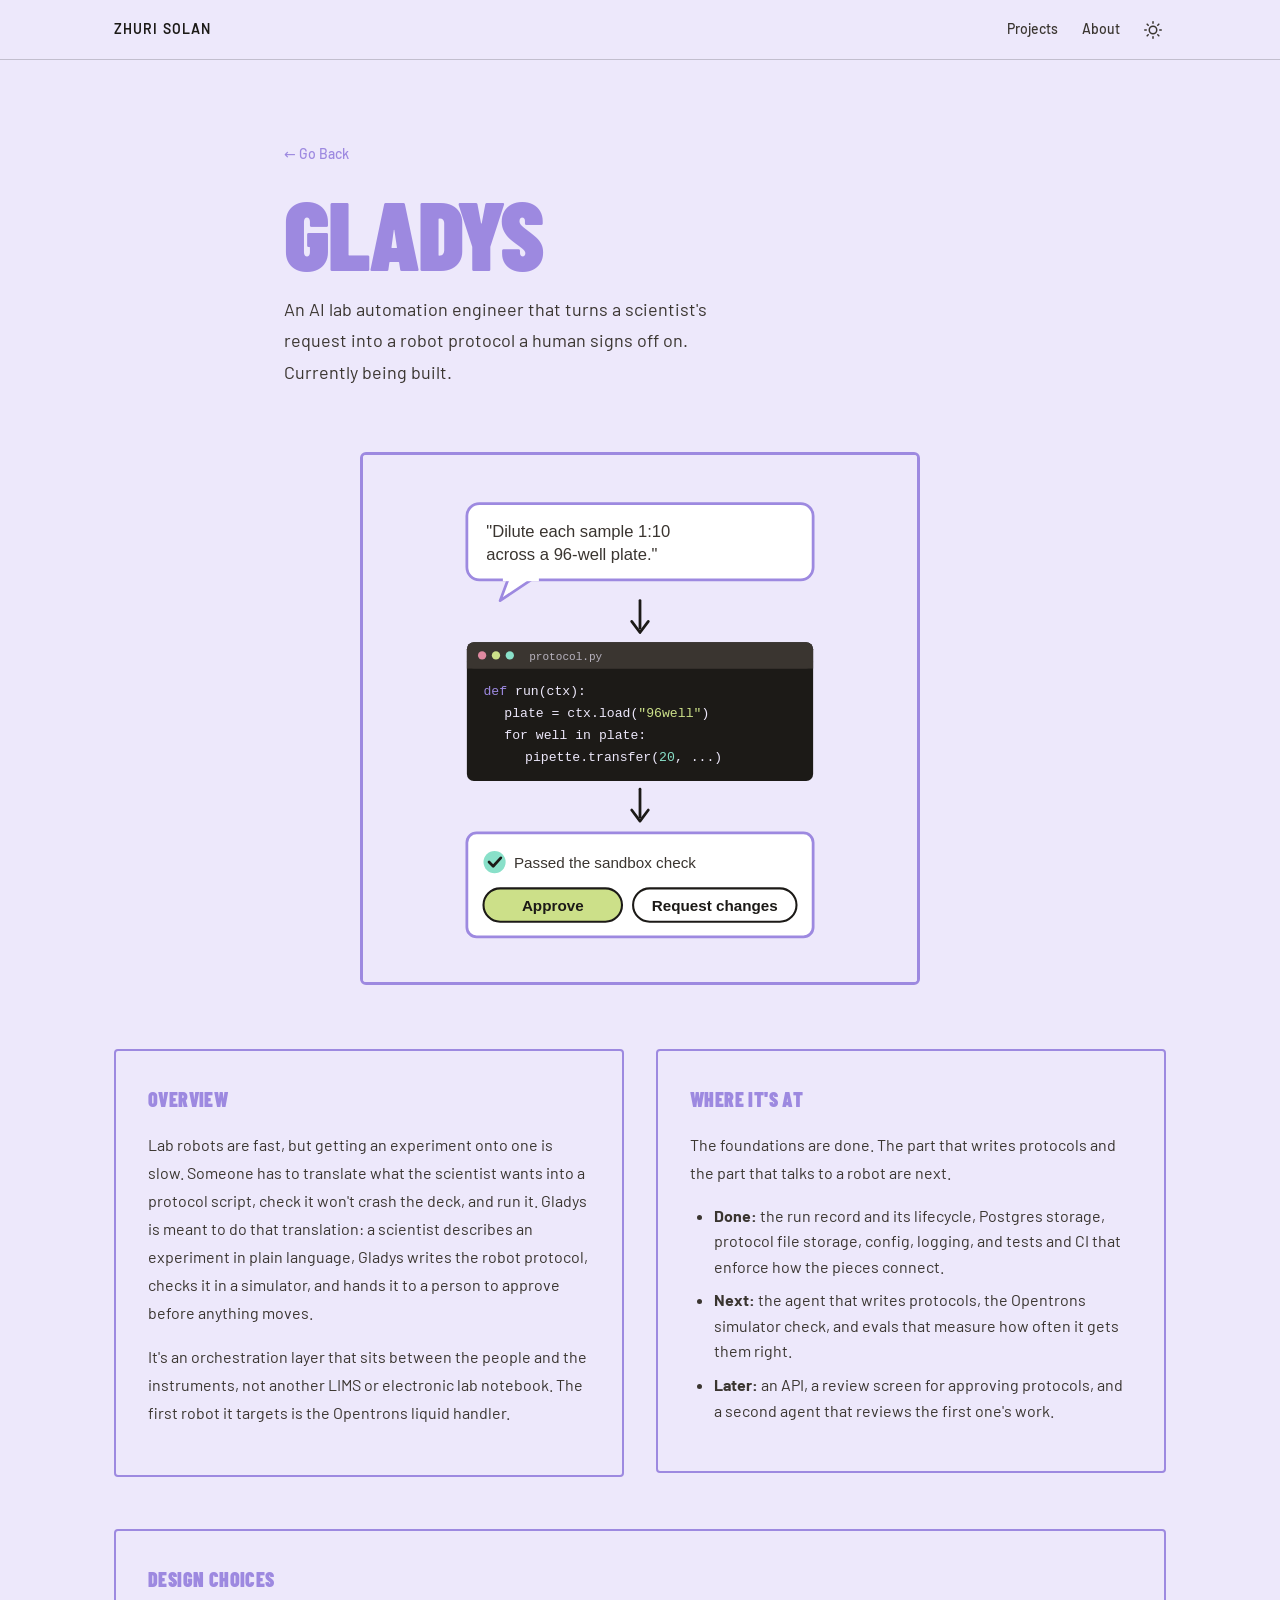
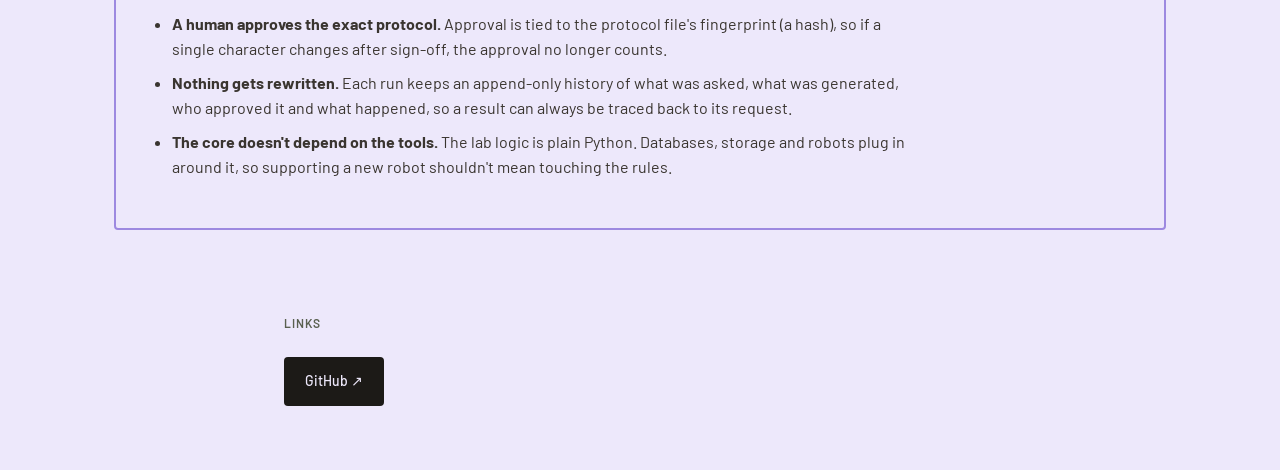
<file: projects/gladys.html>
<!DOCTYPE html>
<html lang="en">
<head>
  <meta charset="UTF-8" />
  <meta name="viewport" content="width=device-width, initial-scale=1.0" />
  <title>Gladys — Zhuri Solan</title>
  <meta name="description" content="Gladys, an AI lab automation engineer that turns a scientist's request into a reviewable robot protocol. Work in progress." />
  <link rel="icon" href="../favicon.ico" sizes="any" />
  <link rel="icon" href="../favicon-32x32.png" type="image/png" />
  <link rel="apple-touch-icon" href="../apple-touch-icon.png" />
  <link rel="stylesheet" href="../assets/css/global.css" />
  <script>(function(){var t=localStorage.getItem('theme'),p=window.matchMedia('(prefers-color-scheme: dark)').matches;if(t==='dark'||(t===null&&p))document.documentElement.setAttribute('data-theme','dark');})();</script>
</head>
<body>

  <header id="site-nav"></header>

  <main>
    <section class="page-section page-section--hero">
      <div class="container container--narrow">
        <a href="../index.html" class="link-accent" style="font-size: var(--text-sm); display: inline-block; margin-bottom: var(--space-6);">
          ← Go Back
        </a>
        <h1 style="font-family: var(--font-display); font-size: clamp(3rem, 8vw, 6rem); font-weight: var(--weight-black); letter-spacing: -0.02em; line-height: 0.92; text-transform: uppercase; color: var(--color-purple); margin-bottom: var(--space-4);">
          Gladys
        </h1>
        <p class="hero-sub">
          An AI lab automation engineer that turns a scientist's request into a robot protocol a human signs off on. Currently being built.
        </p>
      </div>
    </section>

    <section class="page-section" style="padding-top: 0;">
      <div class="container container--narrow">
        <img src="../assets/images/gladys-card.svg" alt="Sketch of the flow: a scientist's request becomes a protocol, which passes a sandbox check and waits for a person to approve it or request changes" style="width: 100%; max-width: 560px; display: block; margin: 0 auto; border: 3.5px solid var(--color-purple); border-radius: 6px;" />
      </div>
    </section>

    <section class="page-section" style="padding-top: 0;">
      <div class="container">
        <div class="case-layout">

          <div>
            <div class="case-card">
              <h2>Overview</h2>
              <div class="prose">
                <p>
                  Lab robots are fast, but getting an experiment onto one is slow. Someone has to translate what the
                  scientist wants into a protocol script, check it won't crash the deck, and run it. Gladys is meant to
                  do that translation: a scientist describes an experiment in plain language, Gladys writes the robot
                  protocol, checks it in a simulator, and hands it to a person to approve before anything moves.
                </p>
                <p>
                  It's an orchestration layer that sits between the people and the instruments, not another LIMS or
                  electronic lab notebook. The first robot it targets is the Opentrons liquid handler.
                </p>
              </div>
            </div>
          </div>

          <div>
            <div class="case-card">
              <h2>Where It's At</h2>
              <div class="prose">
                <p>
                  The foundations are done. The part that writes protocols and the part that talks to a robot are next.
                </p>
                <ul>
                  <li><strong>Done:</strong> the run record and its lifecycle, Postgres storage, protocol file storage, config, logging, and tests and CI that enforce how the pieces connect.</li>
                  <li><strong>Next:</strong> the agent that writes protocols, the Opentrons simulator check, and evals that measure how often it gets them right.</li>
                  <li><strong>Later:</strong> an API, a review screen for approving protocols, and a second agent that reviews the first one's work.</li>
                </ul>
              </div>
            </div>
          </div>

          <div style="grid-column: 1 / -1;">
            <div class="case-card">
              <h2>Design Choices</h2>
              <div class="prose">
                <ul>
                  <li><strong>A human approves the exact protocol.</strong> Approval is tied to the protocol file's fingerprint (a hash), so if a single character changes after sign-off, the approval no longer counts.</li>
                  <li><strong>Nothing gets rewritten.</strong> Each run keeps an append-only history of what was asked, what was generated, who approved it and what happened, so a result can always be traced back to its request.</li>
                  <li><strong>The core doesn't depend on the tools.</strong> The lab logic is plain Python. Databases, storage and robots plug in around it, so supporting a new robot shouldn't mean touching the rules.</li>
                </ul>
              </div>
            </div>
          </div>

        </div>
      </div>
    </section>

    <section class="page-section" style="padding-top: 0;">
      <div class="container container--narrow">
        <p class="section-label">Links</p>
        <div style="display: flex; flex-wrap: wrap; gap: var(--space-3);">
          <a href="https://github.com/WaterloggedPorcupine/Gladys" target="_blank" rel="noopener" class="btn btn--primary">
            GitHub ↗
          </a>
        </div>
      </div>
    </section>
  </main>

  <script src="../assets/js/nav.js"></script>
</body>
</html>
</file>
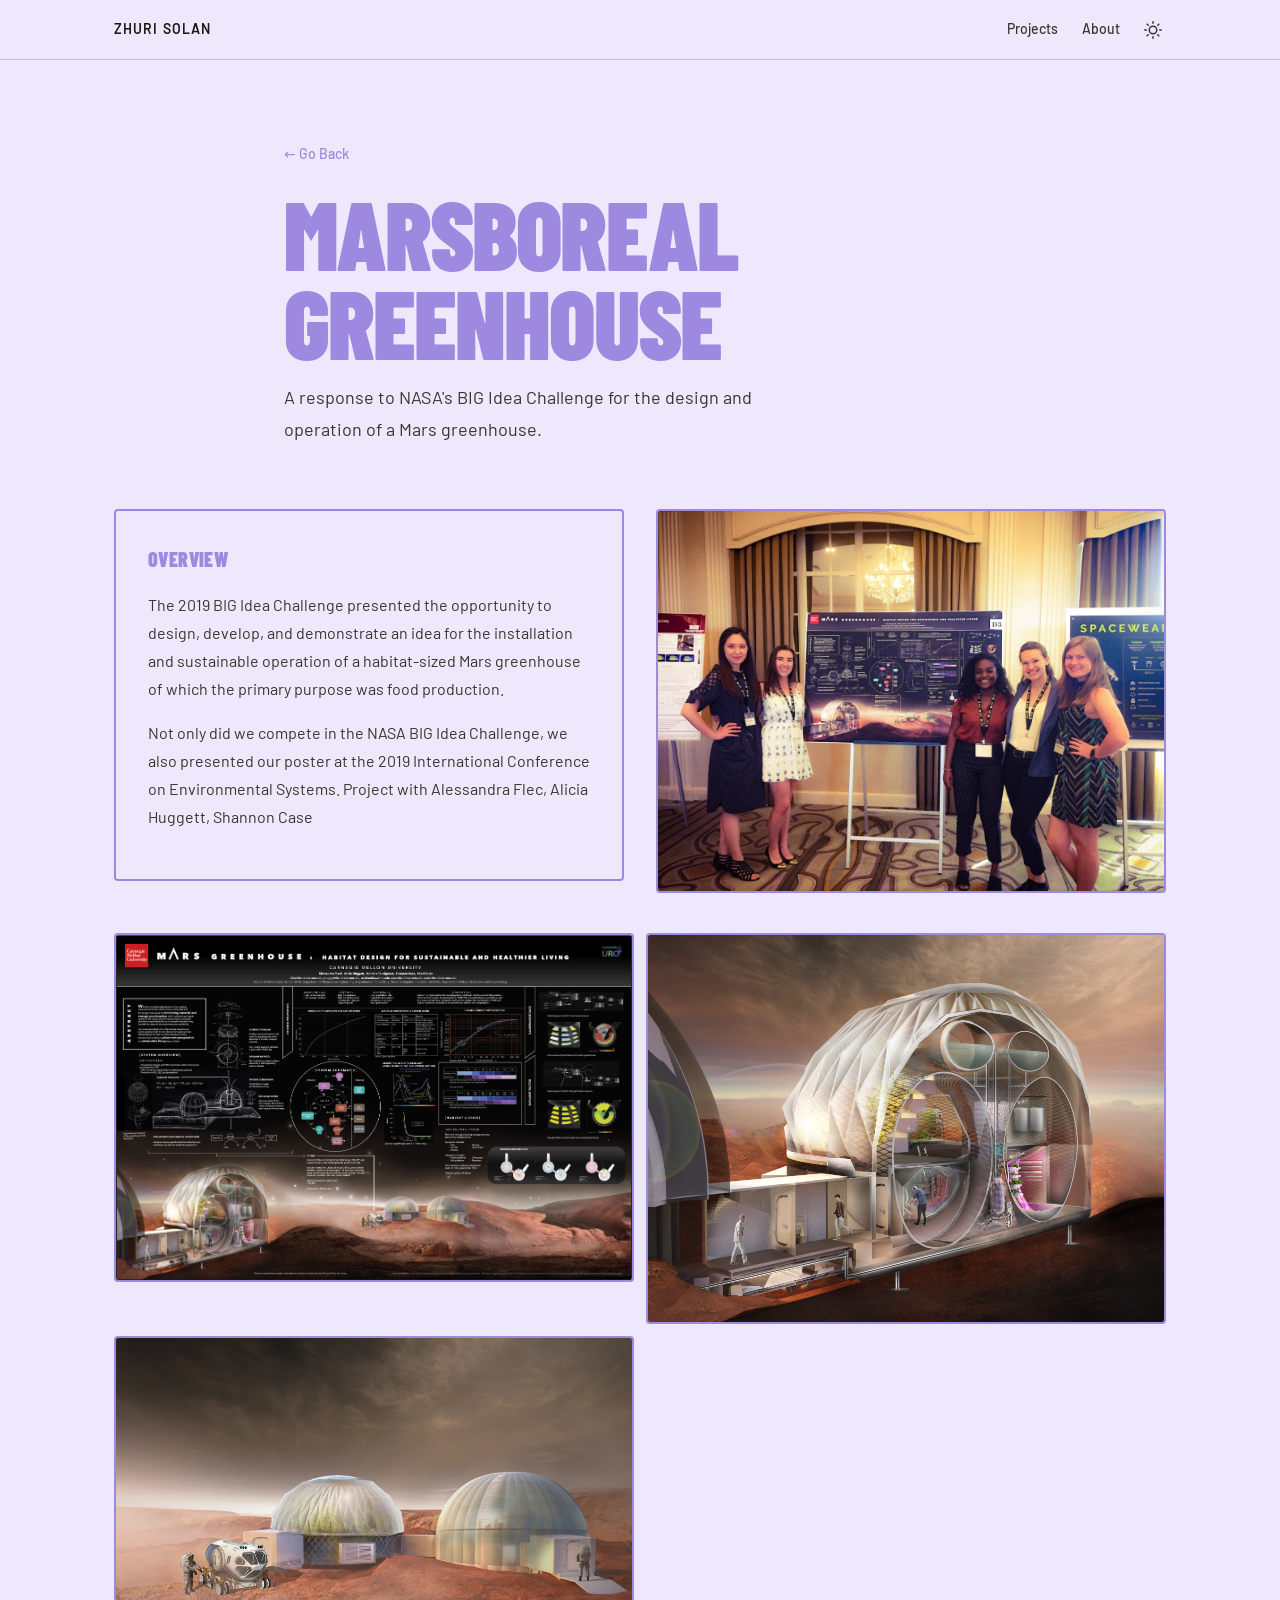
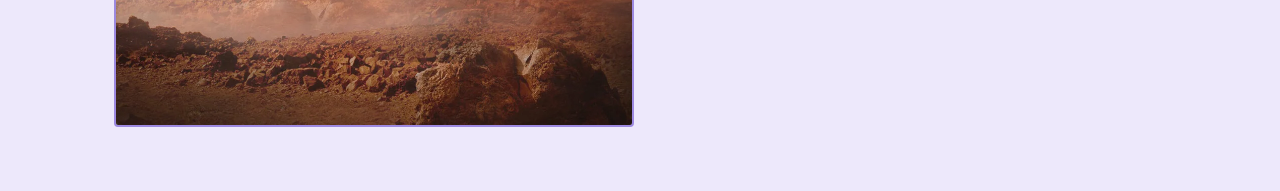
<file: projects/marsboreal-greenhouse.html>
<!DOCTYPE html>
<html lang="en">
<head>
  <meta charset="UTF-8" />
  <meta name="viewport" content="width=device-width, initial-scale=1.0" />
  <title>Marsboreal Greenhouse — Zhuri Solan</title>
  <meta name="description" content="Marsboreal Greenhouse, a response to NASA's BIG Idea Challenge for the design and operation of a Mars greenhouse." />
  <link rel="icon" href="../favicon.ico" sizes="any" />
  <link rel="icon" href="../favicon-32x32.png" type="image/png" />
  <link rel="apple-touch-icon" href="../apple-touch-icon.png" />
  <link rel="stylesheet" href="../assets/css/global.css" />
  <script>(function(){var t=localStorage.getItem('theme'),p=window.matchMedia('(prefers-color-scheme: dark)').matches;if(t==='dark'||(t===null&&p))document.documentElement.setAttribute('data-theme','dark');})();</script>
</head>
<body>

  <header id="site-nav"></header>

  <main>
    <section class="page-section page-section--hero">
      <div class="container container--narrow">
        <a href="../index.html" class="link-accent" style="font-size: var(--text-sm); display: inline-block; margin-bottom: var(--space-6);">
          ← Go Back
        </a>
        <h1 style="font-family: var(--font-display); font-size: clamp(3rem, 8vw, 6rem); font-weight: var(--weight-black); letter-spacing: -0.02em; line-height: 0.92; text-transform: uppercase; color: var(--color-purple); margin-bottom: var(--space-4);">
          Marsboreal Greenhouse
        </h1>
        <p class="hero-sub">
          A response to NASA's BIG Idea Challenge for the design and operation of a Mars greenhouse.
        </p>
      </div>
    </section>

    <section class="page-section" style="padding-top: 0;">
      <div class="container">
        <div class="case-layout">

          <div>
            <div class="case-card">
              <h2>Overview</h2>
              <div class="prose">
                <p>
                  The 2019 BIG Idea Challenge presented the opportunity to 
                  design, develop, and demonstrate an idea for the installation and sustainable 
                  operation of a habitat-sized Mars greenhouse of which the primary purpose was food production.
                </p>
                <p>
                  Not only did we compete in the NASA BIG Idea Challenge, we also presented our poster at the 2019 International Conference on Environmental Systems. 
                  Project with Alessandra Flec, Alicia Huggett, Shannon Case
                </p>
              </div>
            </div>
          </div>

          <!-- Main photo -->
          <div class="case-media-main">
            <img src="../assets/images/poster+presentation+ices.webp" alt="Marsboreal Greenhouse poster presentation" />
          </div>

        </div>

        <!-- Additional photos: 2 columns, wraps into as many rows as needed -->
        <div class="case-media">
          <div class="case-media__item">
            <img src="../assets/images/poster+ices.webp" alt="Marsboreal Greenhouse poster" />
          </div>
          <div class="case-media__item">
            <img src="../assets/images/mars+greenhouse+render2+(1).webp" alt="Mars greenhouse render" />
          </div>
          <div class="case-media__item">
            <img src="../assets/images/mars+greenhouse+render3-snapshot.webp" alt="Mars greenhouse render snapshot" />
          </div>
        </div>

      </div>
    </section>
  </main>

  <script src="../assets/js/nav.js"></script>
</body>
</html>
</file>
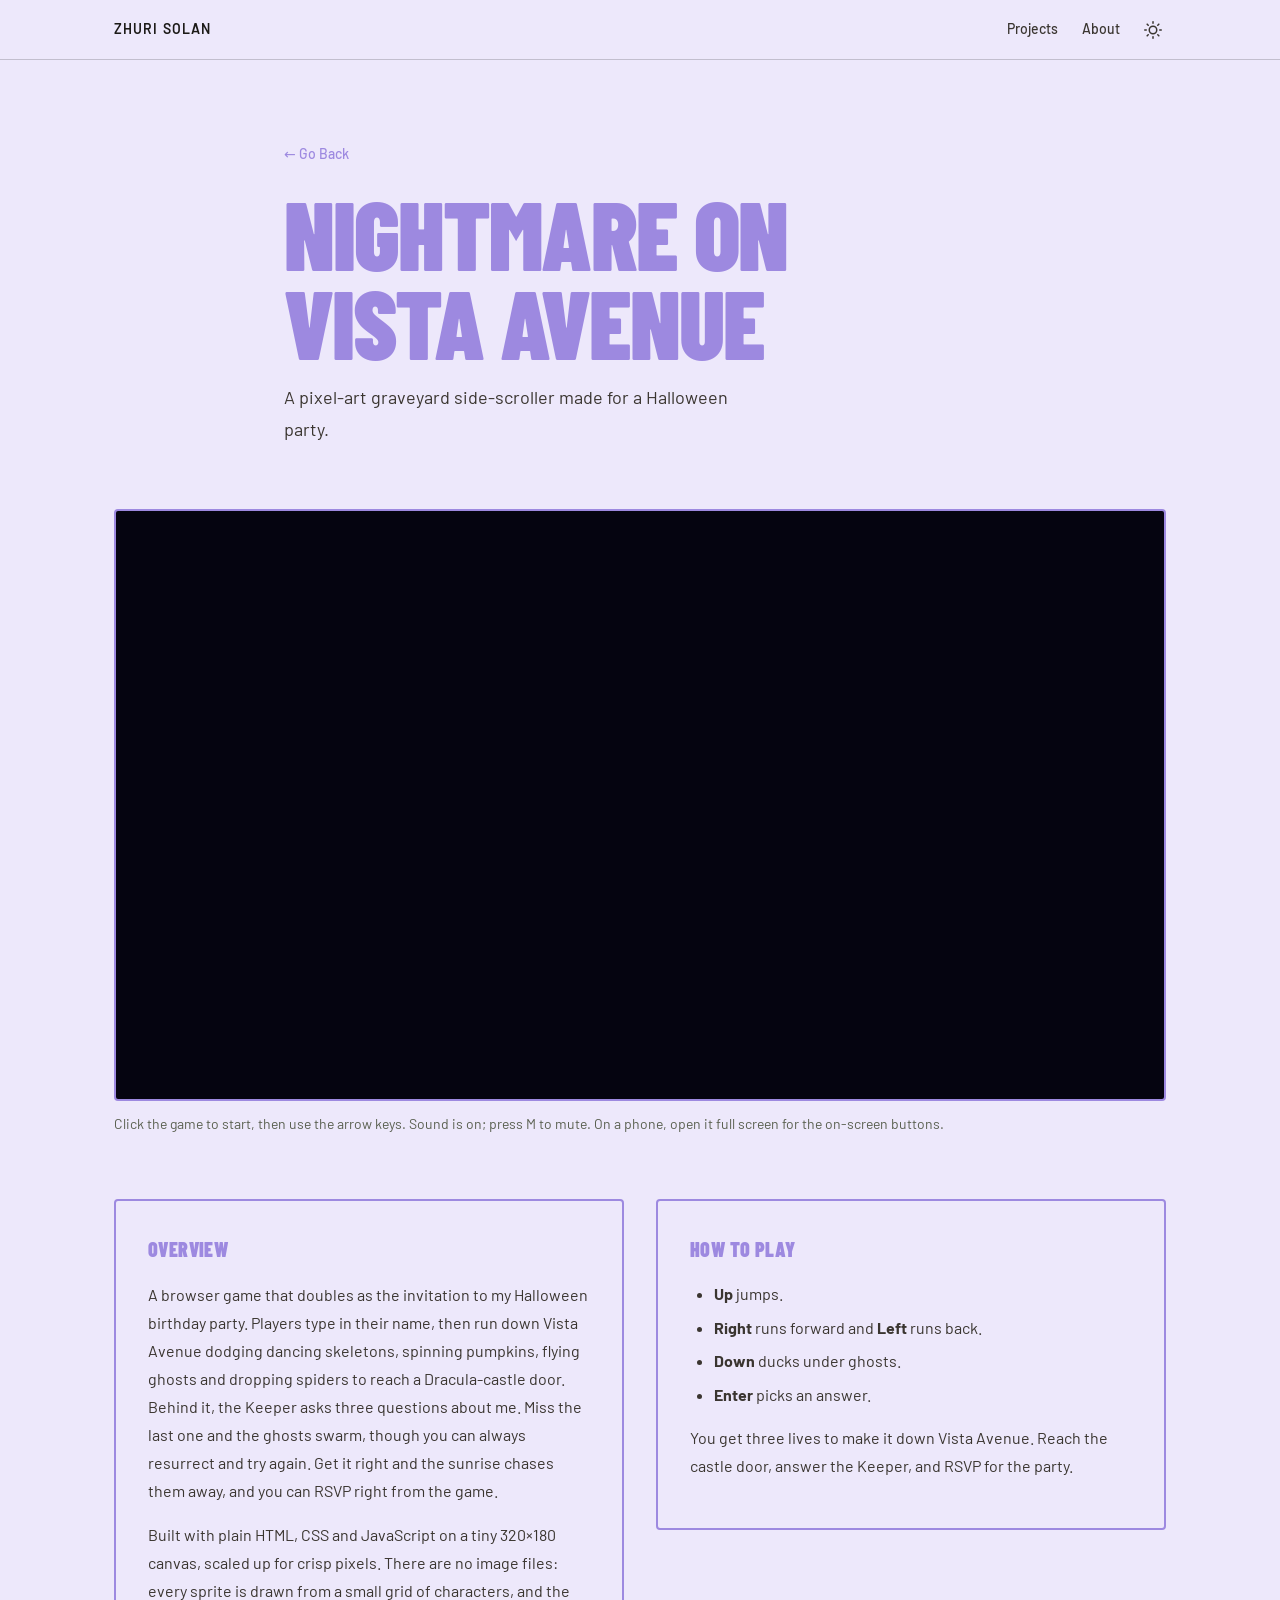
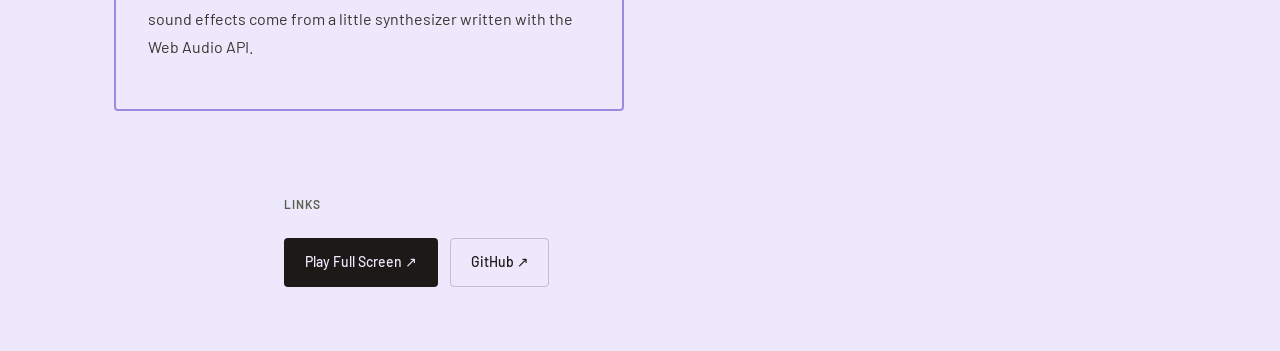
<file: projects/nightmare-on-vista-avenue.html>
<!DOCTYPE html>
<html lang="en">
<head>
  <meta charset="UTF-8" />
  <meta name="viewport" content="width=device-width, initial-scale=1.0" />
  <title>Nightmare on Vista Avenue — Zhuri Solan</title>
  <meta name="description" content="Nightmare on Vista Avenue, a pixel-art graveyard side-scroller made for a Halloween party." />
  <link rel="icon" href="../favicon.ico" sizes="any" />
  <link rel="icon" href="../favicon-32x32.png" type="image/png" />
  <link rel="apple-touch-icon" href="../apple-touch-icon.png" />
  <link rel="stylesheet" href="../assets/css/global.css" />
  <script>(function(){var t=localStorage.getItem('theme'),p=window.matchMedia('(prefers-color-scheme: dark)').matches;if(t==='dark'||(t===null&&p))document.documentElement.setAttribute('data-theme','dark');})();</script>
</head>
<body>

  <header id="site-nav"></header>

  <main>
    <section class="page-section page-section--hero">
      <div class="container container--narrow">
        <a href="../index.html" class="link-accent" style="font-size: var(--text-sm); display: inline-block; margin-bottom: var(--space-6);">
          ← Go Back
        </a>
        <h1 style="font-family: var(--font-display); font-size: clamp(3rem, 8vw, 6rem); font-weight: var(--weight-black); letter-spacing: -0.02em; line-height: 0.92; text-transform: uppercase; color: var(--color-purple); margin-bottom: var(--space-4);">
          Nightmare on Vista Avenue
        </h1>
        <p class="hero-sub">
          A pixel-art graveyard side-scroller made for a Halloween party.
        </p>
      </div>
    </section>

    <!-- Playable game -->
    <section class="page-section" style="padding-top: 0;">
      <div class="container">
        <div class="case-media-main" style="background: #050410;">
          <iframe src="https://nightmare.zhurisolan.com/" title="Nightmare on Vista Avenue, playable game" allow="autoplay; fullscreen" loading="lazy"></iframe>
        </div>
        <p style="font-size: var(--text-sm); color: var(--color-text-muted); margin-top: var(--space-3);">
          Click the game to start, then use the arrow keys. Sound is on; press M to mute. On a phone, open it full screen for the on-screen buttons.
        </p>
      </div>
    </section>

    <section class="page-section" style="padding-top: 0;">
      <div class="container">
        <div class="case-layout">

          <div>
            <div class="case-card">
              <h2>Overview</h2>
              <div class="prose">
                <p>
                  A browser game that doubles as the invitation to my Halloween birthday party. Players type in their
                  name, then run down Vista Avenue dodging dancing skeletons, spinning pumpkins, flying ghosts and
                  dropping spiders to reach a Dracula-castle door. Behind it, the Keeper asks three questions about me.
                  Miss the last one and the ghosts swarm, though you can always resurrect and try again. Get it right
                  and the sunrise chases them away, and you can RSVP right from the game.
                </p>
                <p>
                  Built with plain HTML, CSS and JavaScript on a tiny 320&times;180 canvas, scaled up for crisp pixels.
                  There are no image files: every sprite is drawn from a small grid of characters, and the sound
                  effects come from a little synthesizer written with the Web Audio API.
                </p>
              </div>
            </div>
          </div>

          <div>
            <div class="case-card">
              <h2>How to Play</h2>
              <div class="prose">
                <ul>
                  <li><strong>Up</strong> jumps.</li>
                  <li><strong>Right</strong> runs forward and <strong>Left</strong> runs back.</li>
                  <li><strong>Down</strong> ducks under ghosts.</li>
                  <li><strong>Enter</strong> picks an answer.</li>
                </ul>
                <p>
                  You get three lives to make it down Vista Avenue. Reach the castle door, answer the Keeper, and RSVP for the party.
                </p>
              </div>
            </div>
          </div>

        </div>
      </div>
    </section>

    <section class="page-section" style="padding-top: 0;">
      <div class="container container--narrow">
        <p class="section-label">Links</p>
        <div style="display: flex; flex-wrap: wrap; gap: var(--space-3);">
          <a href="https://nightmare.zhurisolan.com/" target="_blank" rel="noopener" class="btn btn--primary">
            Play Full Screen ↗
          </a>
          <a href="https://github.com/WaterloggedPorcupine/nightmare-on-vista-avenue" target="_blank" rel="noopener" class="btn btn--outline">
            GitHub ↗
          </a>
        </div>
      </div>
    </section>
  </main>

  <script src="../assets/js/nav.js"></script>
</body>
</html>
</file>
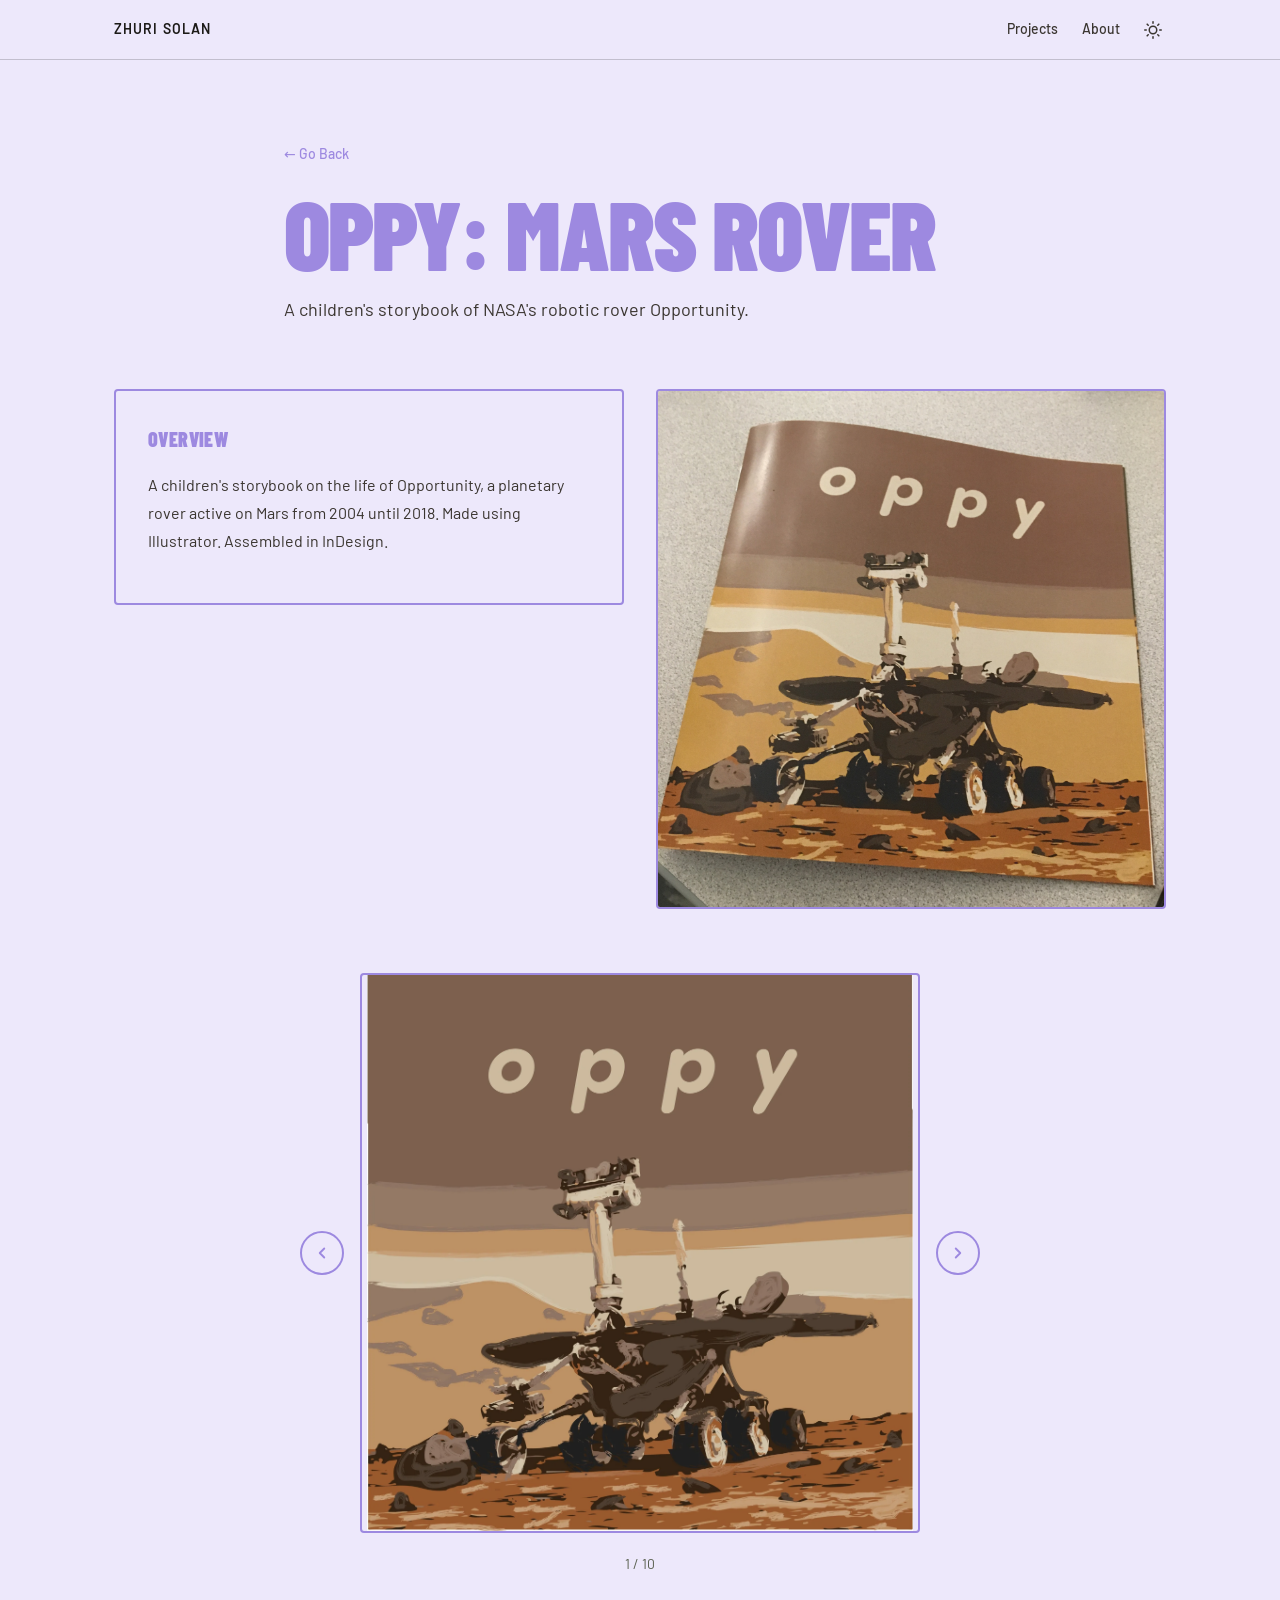
<file: projects/oppy-mars-rover.html>
<!DOCTYPE html>
<html lang="en">
<head>
  <meta charset="UTF-8" />
  <meta name="viewport" content="width=device-width, initial-scale=1.0" />
  <title>Oppy: Mars Rover — Zhuri Solan</title>
  <meta name="description" content="Oppy: Mars Rover, a children's storybook of NASA's robotic rover Opportunity." />
  <link rel="icon" href="../favicon.ico" sizes="any" />
  <link rel="icon" href="../favicon-32x32.png" type="image/png" />
  <link rel="apple-touch-icon" href="../apple-touch-icon.png" />
  <link rel="stylesheet" href="../assets/css/global.css" />
  <script>(function(){var t=localStorage.getItem('theme'),p=window.matchMedia('(prefers-color-scheme: dark)').matches;if(t==='dark'||(t===null&&p))document.documentElement.setAttribute('data-theme','dark');})();</script>
</head>
<body>

  <header id="site-nav"></header>

  <main>
    <section class="page-section page-section--hero">
      <div class="container container--narrow">
        <a href="../index.html" class="link-accent" style="font-size: var(--text-sm); display: inline-block; margin-bottom: var(--space-6);">
          ← Go Back
        </a>
        <h1 style="font-family: var(--font-display); font-size: clamp(3rem, 8vw, 6rem); font-weight: var(--weight-black); letter-spacing: -0.02em; line-height: 0.92; text-transform: uppercase; color: var(--color-purple); margin-bottom: var(--space-4);">
          Oppy: Mars Rover
        </h1>
        <p class="hero-sub">
          A children's storybook of NASA's robotic rover Opportunity.
        </p>
      </div>
    </section>

    <section class="page-section" style="padding-top: 0;">
      <div class="container">
        <div class="case-layout">

          <div>
            <div class="case-card">
              <h2>Overview</h2>
              <div class="prose">
                <p>
                  A children's storybook on the life of Opportunity, a planetary rover active on Mars from 2004 until 2018. Made using Illustrator. Assembled in InDesign.
                </p>
              </div>
            </div>
          </div>

          <!-- Main photo -->
          <div class="case-media-main">
            <img src="../assets/images/real+life+Oppy+book.png" alt="Printed copy of the Oppy: Mars Rover storybook" />
          </div>

        </div>

      </div>
    </section>

    <section class="page-section" style="padding-top: 0;">
      <div class="container container--narrow">
        <div class="book-viewer">
          <button type="button" class="book-viewer__arrow" id="book-prev" aria-label="Previous page">
            <svg viewBox="0 0 24 24" fill="none" stroke="currentColor" stroke-width="2.5" stroke-linecap="round" stroke-linejoin="round"><polyline points="15 18 9 12 15 6"></polyline></svg>
          </button>

          <div class="book-viewer__stage">
            <img id="book-page-img" src="../assets/images/Oppy+title+page.webp" alt="Oppy Title Page" />
          </div>

          <button type="button" class="book-viewer__arrow" id="book-next" aria-label="Next page">
            <svg viewBox="0 0 24 24" fill="none" stroke="currentColor" stroke-width="2.5" stroke-linecap="round" stroke-linejoin="round"><polyline points="9 18 15 12 9 6"></polyline></svg>
          </button>
        </div>
        <p class="book-viewer__caption" id="book-page-caption">1 / 10</p>
      </div>
    </section>
  </main>

  <script src="../assets/js/nav.js"></script>
  <script>
    (function () {
      var pages = [
        { src: '../assets/images/Oppy+title+page.webp'},
        { src: '../assets/images/Hi+Im+Oppy.webp'},
        { src: '../assets/images/Sometime+its+dusty.png'},
        { src: '../assets/images/steep+hill+mars+rover.png'},
        { src: '../assets/images/stuck+oppy+is.png'},
        { src: '../assets/images/Marathon+Valley.webp'},
        { src: '../assets/images/dust+storm+fuck+ye.png'},
        { src: '../assets/images/Gleaner+page.png', objectFit: 'cover', objectPosition: '-50% center'},
        { src: '../assets/images/Last+page+mars.webp'},
        { src: '../assets/images/back+cover.webp'}
      ];

      var index = 0;
      var img = document.getElementById('book-page-img');
      var caption = document.getElementById('book-page-caption');

      function render() {
        var page = pages[index];
        img.src = page.src;
        img.alt = 'Storybook page ' + (index + 1);
        img.style.objectFit = page.objectFit || 'contain';
        img.style.objectPosition = page.objectPosition || 'center';
        caption.textContent = (index + 1) + ' / ' + pages.length;
      }

      document.getElementById('book-prev').addEventListener('click', function () {
        index = (index - 1 + pages.length) % pages.length;
        render();
      });

      document.getElementById('book-next').addEventListener('click', function () {
        index = (index + 1) % pages.length;
        render();
      });

      document.addEventListener('keydown', function (e) {
        if (e.key === 'ArrowLeft') document.getElementById('book-prev').click();
        if (e.key === 'ArrowRight') document.getElementById('book-next').click();
      });
    })();
  </script>
</body>
</html>
</file>
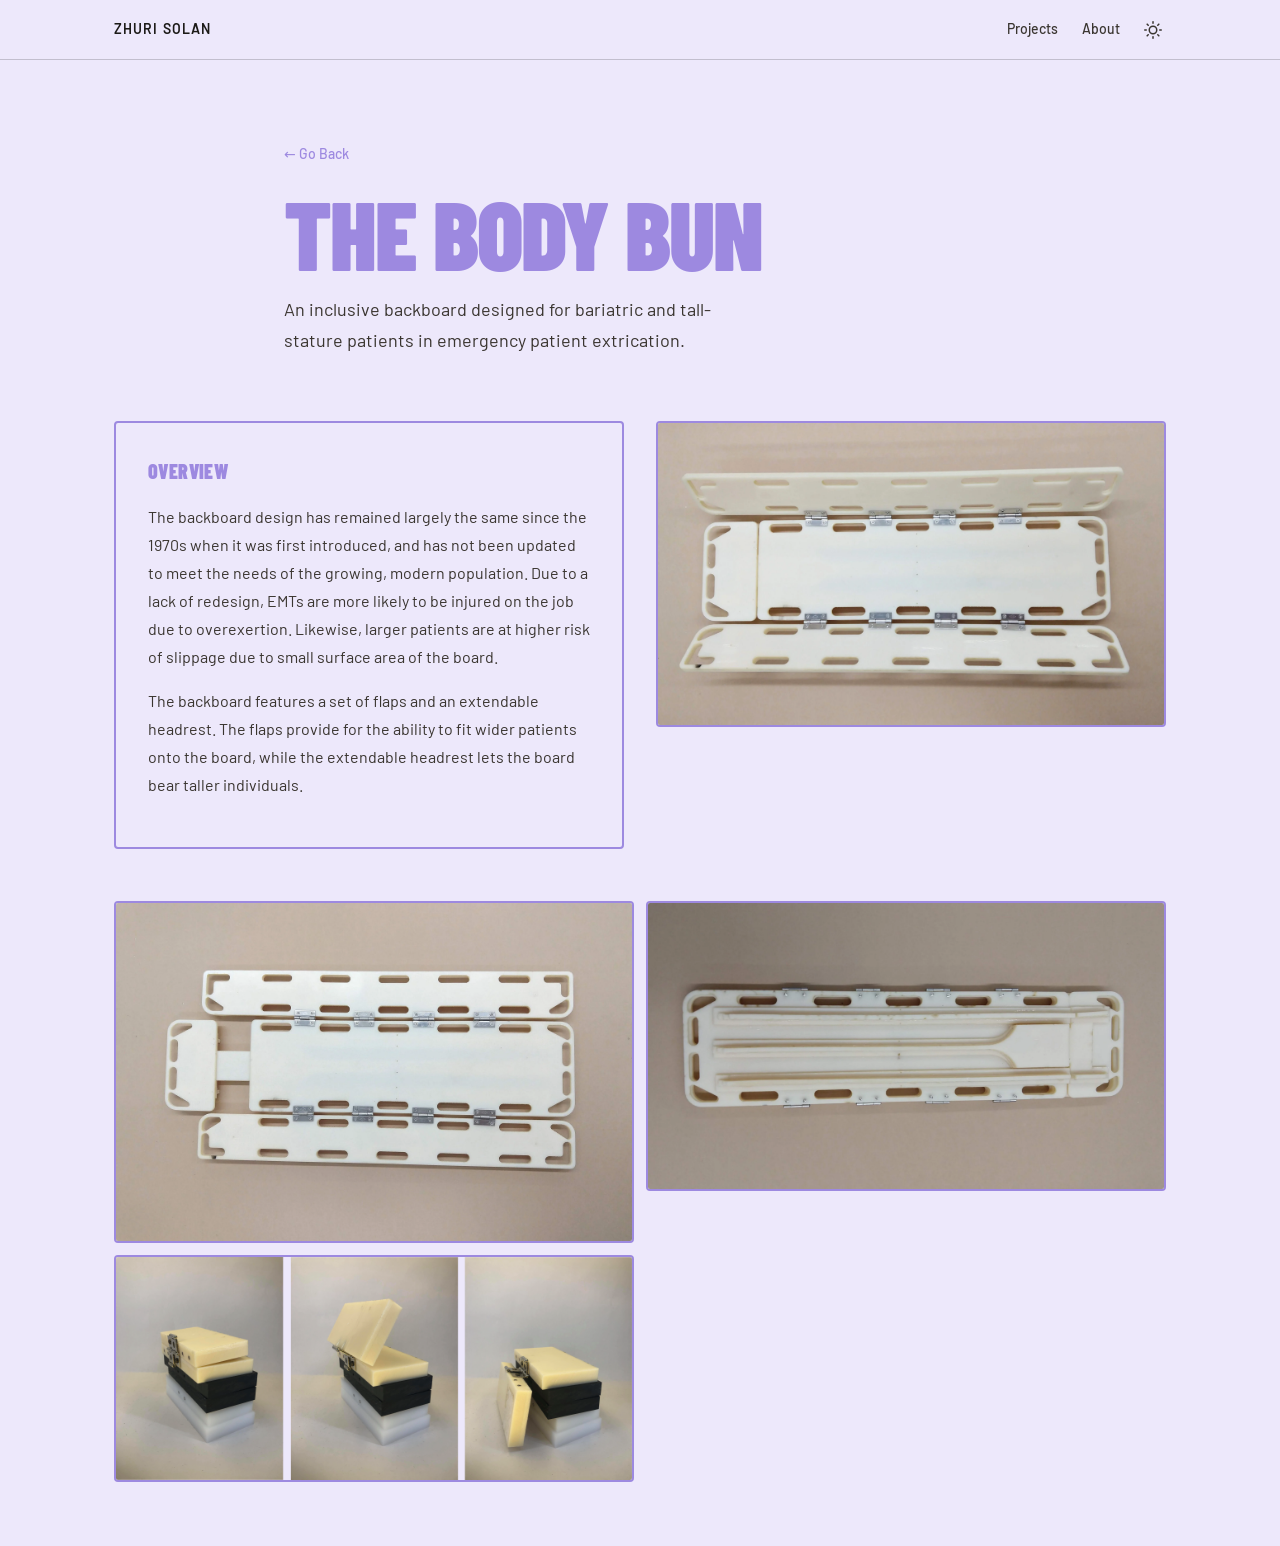
<file: projects/the-body-bun.html>
<!DOCTYPE html>
<html lang="en">
<head>
  <meta charset="UTF-8" />
  <meta name="viewport" content="width=device-width, initial-scale=1.0" />
  <title>The Body Bun — Zhuri Solan</title>
  <meta name="description" content="The Body Bun, an inclusive backboard designed for bariatric and tall-stature patients." />
  <link rel="icon" href="../favicon.ico" sizes="any" />
  <link rel="icon" href="../favicon-32x32.png" type="image/png" />
  <link rel="apple-touch-icon" href="../apple-touch-icon.png" />
  <link rel="stylesheet" href="../assets/css/global.css" />
  <script>(function(){var t=localStorage.getItem('theme'),p=window.matchMedia('(prefers-color-scheme: dark)').matches;if(t==='dark'||(t===null&&p))document.documentElement.setAttribute('data-theme','dark');})();</script>
</head>
<body>

  <header id="site-nav"></header>

  <main>
    <section class="page-section page-section--hero">
      <div class="container container--narrow">
        <a href="../index.html" class="link-accent" style="font-size: var(--text-sm); display: inline-block; margin-bottom: var(--space-6);">
          ← Go Back
        </a>
        <h1 style="font-family: var(--font-display); font-size: clamp(3rem, 8vw, 6rem); font-weight: var(--weight-black); letter-spacing: -0.02em; line-height: 0.92; text-transform: uppercase; color: var(--color-purple); margin-bottom: var(--space-4);">
          The Body Bun
        </h1>
        <p class="hero-sub">
          An inclusive backboard designed for bariatric and tall-stature patients in emergency patient extrication.
        </p>
      </div>
    </section>

    <section class="page-section" style="padding-top: 0;">
      <div class="container">
        <div class="case-layout">

          <div>
            <div class="case-card">
              <h2>Overview</h2>
              <div class="prose">
                <p>
                  The backboard design has remained largely the same since the 1970s when it was first introduced, 
                  and has not been updated to meet the needs of the growing, modern population. Due to a lack of redesign, 
                  EMTs are more likely to be injured on the job due to overexertion. Likewise, larger patients are 
                  at higher risk of slippage due to small surface area of the board.
                </p>
                <p>
                  The backboard features a set of flaps and an extendable headrest. The flaps provide for the ability to 
                  fit wider patients onto the board, while the extendable headrest lets the board bear taller individuals.
                </p>
              </div>
            </div>
          </div>

          <!-- Main photo -->
          <div class="case-media-main">
            <img src="../assets/images/pic+of+backboard.webp" alt="The Body Bun backboard" />
          </div>

        </div>

        <!-- Additional photos: 2 columns, wraps into as many rows as needed -->
        <div class="case-media">
          <div class="case-media__item">
            <img src="../assets/images/prototype+backboard-extended.webp" alt="Prototype backboard extended" />
          </div>
          <div class="case-media__item">
            <img src="../assets/images/back+pic+of+backboard.webp" alt="Backboard, back view" />
          </div>
          <div class="case-media__item">
            <img src="../assets/images/series+of+hinge+mech.webp" alt="Series of hinge mechanisms" />
          </div>
        </div>

      </div>
    </section>
  </main>

  <script src="../assets/js/nav.js"></script>
</body>
</html>
</file>
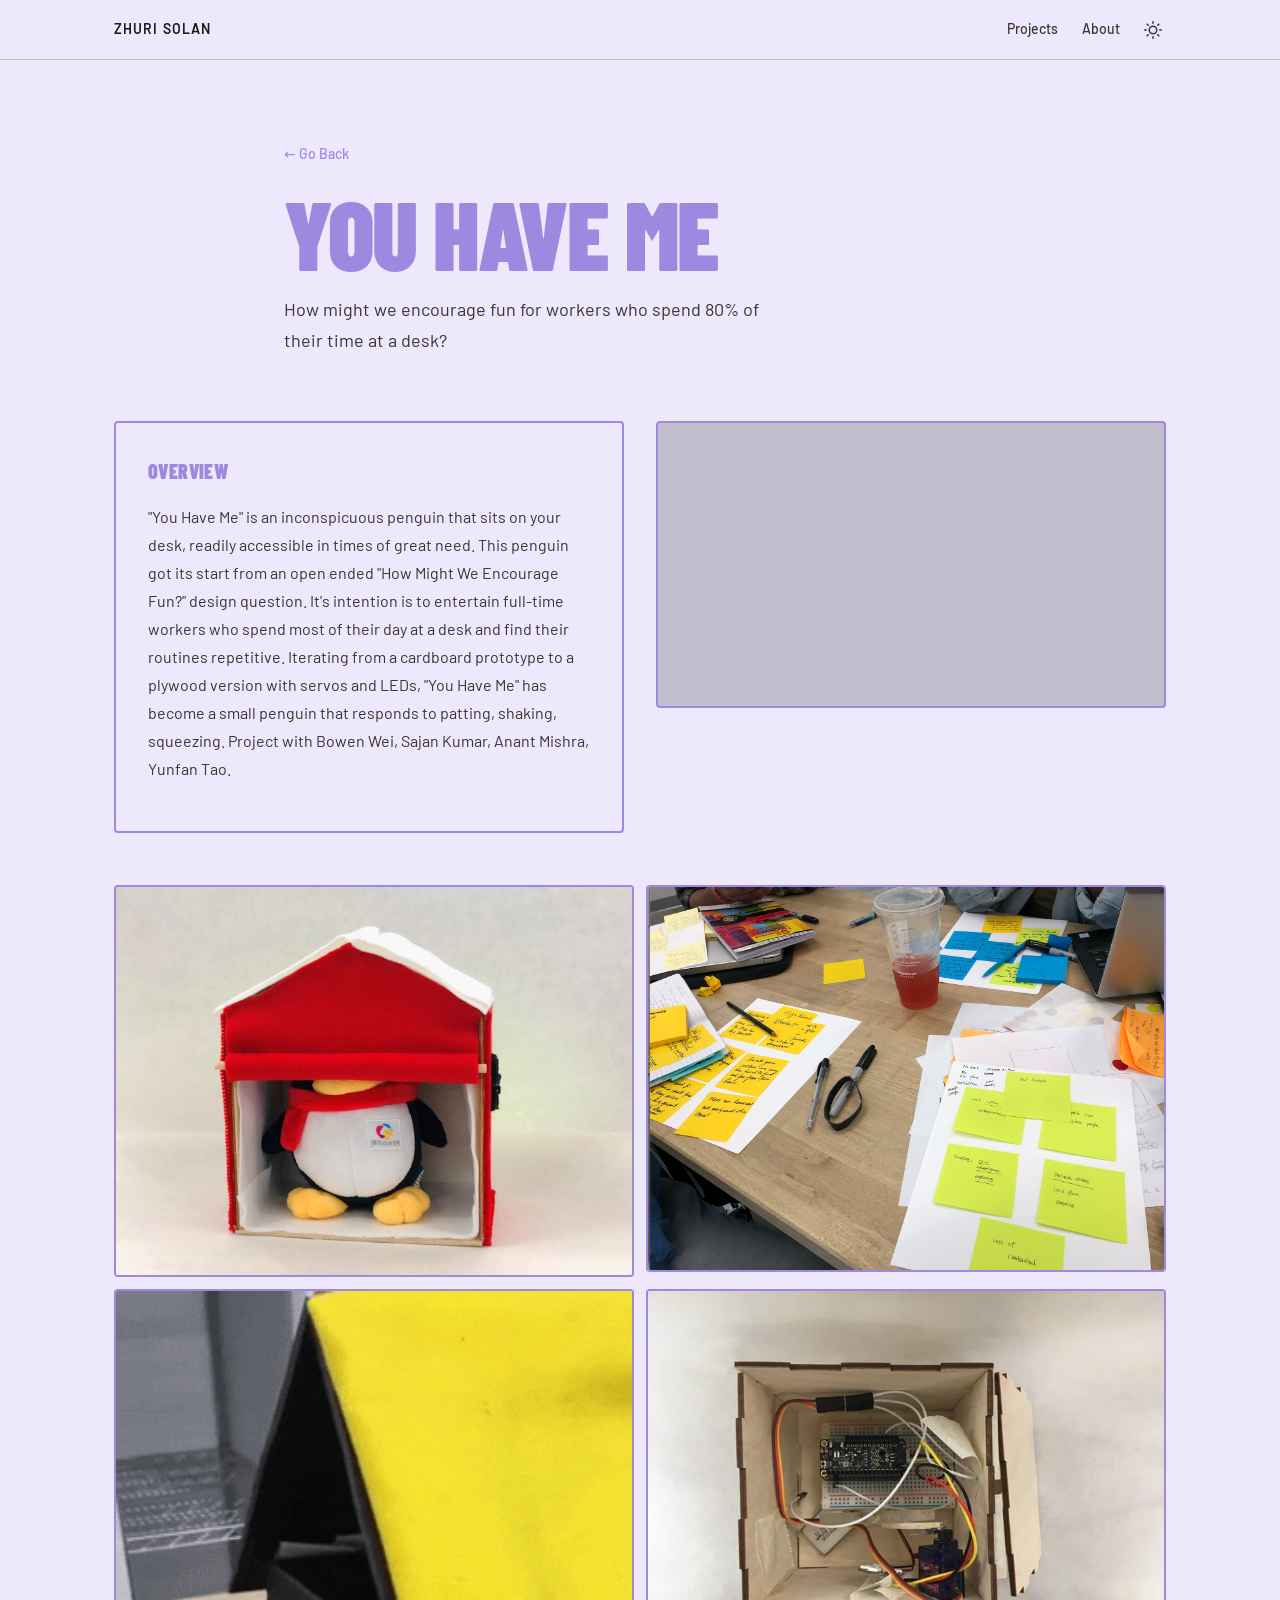
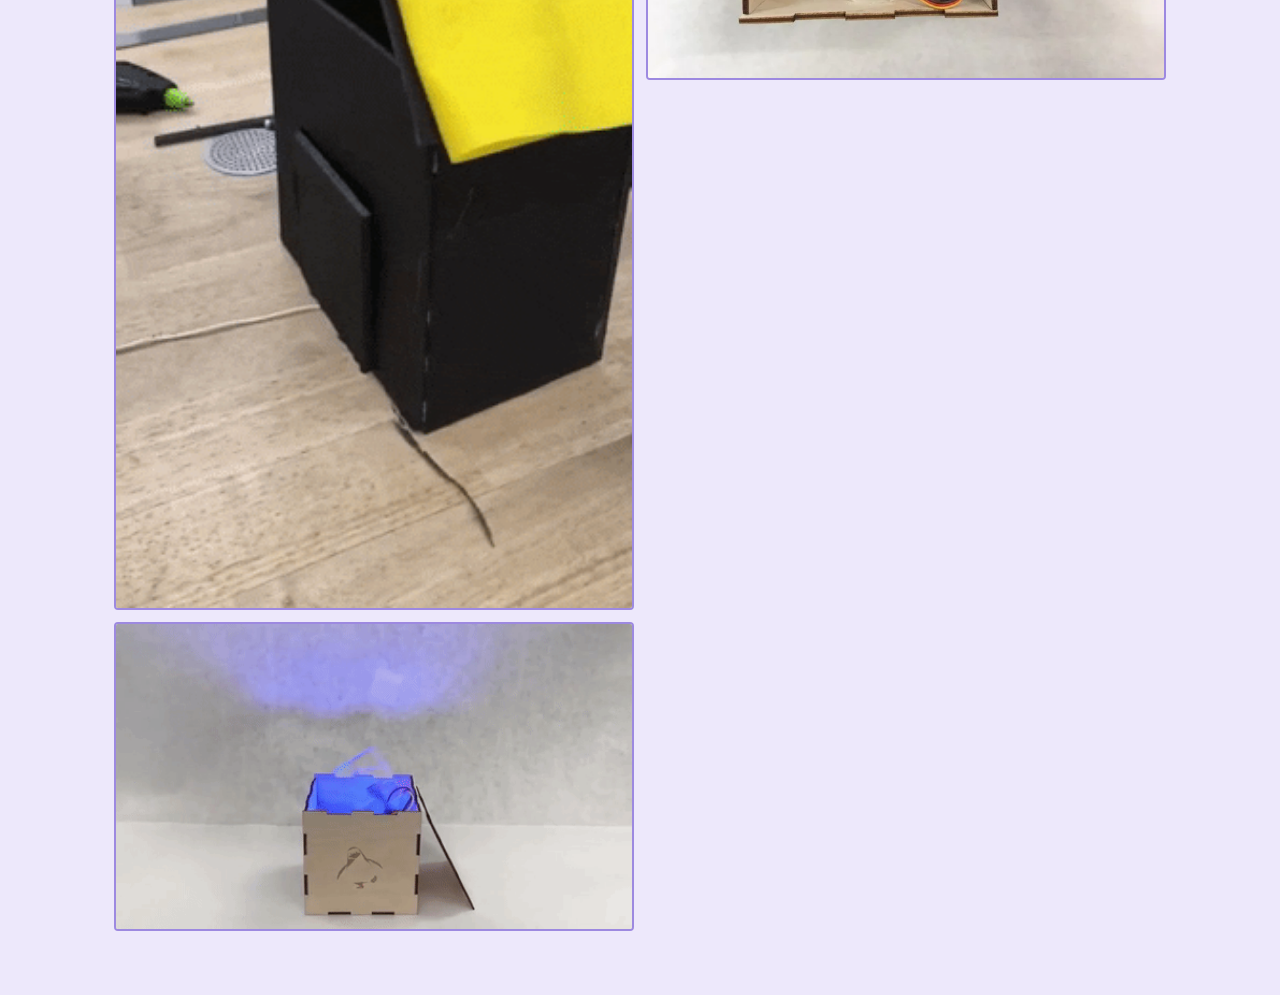
<file: projects/you-have-me.html>
<!DOCTYPE html>
<html lang="en">
<head>
  <meta charset="UTF-8" />
  <meta name="viewport" content="width=device-width, initial-scale=1.0" />
  <title>You Have Me — Zhuri Solan</title>
  <meta name="description" content="You Have Me — how might we encourage fun for workers who spend 80% of their time at a desk?" />
  <link rel="icon" href="../favicon.ico" sizes="any" />
  <link rel="icon" href="../favicon-32x32.png" type="image/png" />
  <link rel="apple-touch-icon" href="../apple-touch-icon.png" />
  <link rel="stylesheet" href="../assets/css/global.css" />
  <script>(function(){var t=localStorage.getItem('theme'),p=window.matchMedia('(prefers-color-scheme: dark)').matches;if(t==='dark'||(t===null&&p))document.documentElement.setAttribute('data-theme','dark');})();</script>
</head>
<body>

  <header id="site-nav"></header>

  <main>
    <section class="page-section page-section--hero">
      <div class="container container--narrow">
        <a href="../index.html" class="link-accent" style="font-size: var(--text-sm); display: inline-block; margin-bottom: var(--space-6);">
          ← Go Back
        </a>
        <h1 style="font-family: var(--font-display); font-size: clamp(3rem, 8vw, 6rem); font-weight: var(--weight-black); letter-spacing: -0.02em; line-height: 0.92; text-transform: uppercase; color: var(--color-purple); margin-bottom: var(--space-4);">
          You Have Me
        </h1>
        <p class="hero-sub">
          How might we encourage fun for workers who spend 80% of their time at a desk?
        </p>
      </div>
    </section>

    <section class="page-section" style="padding-top: 0;">
      <div class="container">
        <div class="case-layout">

          <div>
            <div class="case-card">
              <h2>Overview</h2>
              <div class="prose">
                <p>
                  "You Have Me" is an inconspicuous penguin that sits on your desk, readily accessible in times of great need. 
                  This penguin got its start from an open ended "How Might We Encourage Fun?" design question. It's
                  intention is to entertain full-time workers who spend most of their day at a desk and find
                  their routines repetitive. Iterating from a cardboard prototype to a plywood version with
                  servos and LEDs, "You Have Me" has become a small penguin that responds to patting, shaking,
                  squeezing. Project with Bowen Wei, Sajan Kumar, Anant Mishra, Yunfan Tao.
                </p>
              </div>
            </div>
          </div>

          <!-- Main video -->
          <div class="case-media-main">
            <iframe src="https://www.youtube.com/embed/2z4pwJHF6Pc" title="You Have Me demo video" allow="autoplay; encrypted-media" allowfullscreen></iframe>
          </div>

        </div>

        <!-- Additional photos: 2 columns, wraps into as many rows as needed -->
        <div class="case-media">
          <div class="case-media__item">
            <img src="../assets/images/Second+to+last+penguin+prototype.webp" alt="Second to last penguin prototype" />
          </div>
          <div class="case-media__item">
            <img src="../assets/images/user+research+insights.webp" alt="User research insights" />
          </div>
          <div class="case-media__item">
            <img src="../assets/images/dancing+robot.gif" alt="Dancing robot" />
          </div>
          <div class="case-media__item">
            <img src="../assets/images/inside+of+proto2.webp" alt="Inside of prototype 2" />
          </div>
          <div class="case-media__item">
            <img src="../assets/images/pop+up+laser+cut.gif" alt="You Have Me pop-up laser cut prototype" />
          </div>
        </div>

      </div>
    </section>
  </main>

  <script src="../assets/js/nav.js"></script>
</body>
</html>
</file>
<file: assets/css/global.css>
/* =============================================================
   GLOBAL STYLES
   Base resets, typography, layout, and shared components.
   ============================================================= */

@import url('https://fonts.googleapis.com/css2?family=Barlow:wght@400;500;600&family=Barlow+Condensed:wght@700;900&display=swap');
@import './tokens.css';

/* --- Reset --- */
*, *::before, *::after {
  box-sizing: border-box;
  margin: 0;
  padding: 0;
}

html {
  font-size: 16px;
  -webkit-text-size-adjust: 100%;
  scroll-behavior: smooth;
}

body {
  font-family: var(--font-sans);
  font-size: var(--text-base);
  font-weight: var(--weight-normal);
  line-height: var(--leading-normal);
  color: var(--color-text-primary);
  background-color: var(--color-bg);
  -webkit-font-smoothing: antialiased;
  -moz-osx-font-smoothing: grayscale;
}

img, svg {
  display: block;
  max-width: 100%;
}

a {
  color: inherit;
  text-decoration: none;
}

ul, ol {
  list-style: none;
}

/* --- Layout utilities --- */
.container {
  width: 100%;
  max-width: var(--max-width-wide);
  margin-inline: auto;
  padding-inline: var(--space-6);
}

.container--narrow {
  max-width: var(--max-width-content);
}

/* --- Nav --- */
.site-nav {
  position: sticky;
  top: 0;
  z-index: 100;
  height: var(--nav-height);
  background-color: var(--color-bg);
  border-bottom: 1px solid var(--color-border);
  display: flex;
  align-items: center;
}

.site-nav .container {
  display: flex;
  align-items: center;
  justify-content: space-between;
}

.nav-wordmark {
  font-size: var(--text-sm);
  font-weight: var(--weight-semibold);
  color: var(--color-text-primary);
  letter-spacing: 0.08em;
  text-transform: uppercase;
  transition: opacity var(--transition-fast);
}

.nav-wordmark:hover {
  opacity: 0.5;
}

.nav-links {
  display: flex;
  gap: var(--space-6);
}

.nav-links a {
  font-size: var(--text-sm);
  color: var(--color-text-secondary);
  font-weight: var(--weight-medium);
  transition: color var(--transition-fast);
}

.nav-links a:hover,
.nav-links a[aria-current="page"] {
  color: var(--color-text-primary);
}

.nav-right {
  display: flex;
  align-items: center;
  gap: var(--space-5);
}

.theme-toggle {
  background: none;
  border: none;
  cursor: pointer;
  color: var(--color-text-secondary);
  padding: var(--space-1);
  display: flex;
  align-items: center;
  justify-content: center;
  line-height: 0;
  transition: color var(--transition-fast), opacity var(--transition-fast);
}

.theme-toggle:hover {
  color: var(--color-text-primary);
}

.theme-icon--moon { display: none; }
[data-theme="dark"] .theme-icon--sun  { display: none; }
[data-theme="dark"] .theme-icon--moon { display: block; }

/* --- Page sections --- */
.page-section {
  padding-block: var(--space-16);
}

.page-section--hero {
  padding-block: var(--space-20) var(--space-16);
}

.section-label {
  font-size: var(--text-xs);
  font-weight: var(--weight-semibold);
  letter-spacing: 0.08em;
  text-transform: uppercase;
  color: var(--color-text-muted);
  margin-bottom: var(--space-6);
}

/* --- Hero display type --- */
.hero-display {
  font-family: var(--font-display);
  margin-bottom: var(--space-8);
}

.hero-display__line1 {
  display: flex;
  align-items: baseline;
  gap: 0.25em;
  line-height: 1;
}

.hero-display__small {
  font-size: clamp(1.1rem, 2.5vw, 1.75rem);
  font-weight: var(--weight-bold);
  color: var(--color-text-secondary);
  letter-spacing: 0.02em;
}

.hero-display__fill {
  display: block;
  font-size: clamp(3.5rem, 11vw, 8.5rem);
  font-weight: var(--weight-black);
  color: var(--color-purple);
  letter-spacing: -0.02em;
  line-height: 0.92;
}

.hero-display__outline {
  display: block;
  font-size: clamp(3.5rem, 11vw, 8.5rem);
  font-weight: var(--weight-black);
  color: transparent;
  -webkit-text-stroke: 2px var(--color-text-primary);
  letter-spacing: -0.02em;
  line-height: 0.92;
}

.hero-sub {
  font-size: var(--text-lg);
  color: var(--color-text-secondary);
  max-width: 480px;
  line-height: var(--leading-relaxed);
}

/* --- Project cards --- */
.card-grid {
  display: grid;
  grid-template-columns: repeat(auto-fill, minmax(320px, 1fr));
  gap: var(--space-5);
}

.project-card {
  aspect-ratio: 4 / 5;
  display: flex;
  flex-direction: column;
  border: 3.5px solid var(--color-purple);
  border-radius: 6px;
  overflow: hidden;
  text-decoration: none;
  color: inherit;
}

.project-card:hover .project-card__media img,
.project-card:hover .project-card__media video {
  transform: scale(1.04);
}

/* --- Media (top ~80%): the gif/photo does the talking --- */
.project-card__media {
  position: relative;
  flex: 4 1 0%;
  min-height: 0;
  overflow: hidden;
  border-bottom: 2.5px solid var(--color-purple);
  background: var(--color-border);
  display: flex;
  align-items: center;
  justify-content: center;
  text-align: center;
  padding: var(--space-3);
  color: var(--color-text-muted);
  font-size: var(--text-xs);
}

.project-card__media img,
.project-card__media video {
  position: absolute;
  inset: 0;
  width: 100%;
  height: 100%;
  object-fit: cover;
  transition: transform var(--transition-base);
}

/* --- Body (bottom ~20%): name + description, left-justified --- */
.project-card__body {
  flex: 1 1 0%;
  min-height: 0;
  background: var(--color-bg);
  padding: var(--space-3) var(--space-5);
  display: flex;
  flex-direction: column;
  align-items: flex-start;
  justify-content: center;
  gap: var(--space-1);
  text-align: left;
}

.project-card__title {
  font-family: var(--font-display);
  font-size: var(--text-lg);
  font-weight: var(--weight-black);
  line-height: var(--leading-tight);
  letter-spacing: 0.03em;
  text-transform: uppercase;
  color: transparent;
  -webkit-text-stroke: 1px var(--color-text-secondary);
}

.project-card__desc {
  font-size: var(--text-sm);
  color: var(--color-text-secondary);
  line-height: var(--leading-relaxed);
}

/* --- Prose (case study pages) --- */
.prose {
  max-width: var(--max-width-content);
}

.prose h1 {
  font-size: var(--text-3xl);
  font-weight: var(--weight-semibold);
  letter-spacing: -0.02em;
  line-height: var(--leading-tight);
  margin-bottom: var(--space-4);
}

.prose h2 {
  font-size: var(--text-xl);
  font-weight: var(--weight-semibold);
  letter-spacing: -0.01em;
  margin-top: var(--space-12);
  margin-bottom: var(--space-4);
}

.prose h3 {
  font-size: var(--text-lg);
  font-weight: var(--weight-medium);
  margin-top: var(--space-8);
  margin-bottom: var(--space-3);
}

.prose p {
  color: var(--color-text-secondary);
  line-height: var(--leading-relaxed);
  margin-bottom: var(--space-4);
}

.prose ul {
  list-style: disc;
  padding-left: var(--space-6);
  color: var(--color-text-secondary);
  display: flex;
  flex-direction: column;
  gap: var(--space-2);
  margin-bottom: var(--space-4);
}

.prose code {
  font-family: var(--font-mono);
  font-size: 0.875em;
  background: rgba(0,0,0,0.06);
  padding: 0.1em 0.35em;
  border-radius: var(--radius-sm);
}

/* --- Case study cards (project detail pages) --- */
.case-card {
  border: 2.5px solid var(--color-purple);
  border-radius: var(--radius-lg);
  background: var(--color-bg);
  padding: var(--space-8);
  margin-bottom: var(--space-5);
}

.case-card h2 {
  font-family: var(--font-display);
  font-size: var(--text-xl);
  font-weight: var(--weight-black);
  letter-spacing: 0.02em;
  text-transform: uppercase;
  color: var(--color-purple);
  margin-bottom: var(--space-4);
}

@media (max-width: 640px) {
  .case-card {
    padding: var(--space-6);
  }
}

/* --- Case study layout: cards left, media gallery right --- */
.case-layout {
  display: grid;
  grid-template-columns: 1fr 1fr;
  gap: var(--space-8);
  align-items: start;
}

/* Single, larger slot for the main gif/photo (right column).
   Default (no media yet, or an iframe embed with no intrinsic size) keeps a
   fixed placeholder shape; once an actual img/video is present, the box
   drops the fixed ratio and sizes itself to the media's natural aspect
   ratio instead of cropping it. */
.case-media-main {
  position: relative;
  aspect-ratio: 4 / 3;
  overflow: hidden;
  border: 2.5px solid var(--color-purple);
  border-radius: var(--radius-md);
  background: var(--color-border);
  display: flex;
  align-items: center;
  justify-content: center;
  text-align: center;
  padding: var(--space-3);
  color: var(--color-text-muted);
  font-size: var(--text-xs);
}

.case-media-main:has(img),
.case-media-main:has(video) {
  aspect-ratio: auto;
  display: block;
  padding: 0;
  background: none;
}

/* Video embeds have no natural size of their own to shrink-wrap to, but
   they're always 16:9 in practice, so use that instead of the generic
   4:3 placeholder shape. */
.case-media-main:has(iframe) {
  aspect-ratio: 16 / 9;
}

.case-media-main img,
.case-media-main video {
  display: block;
  width: 100%;
  height: auto;
}

.case-media-main iframe {
  position: absolute;
  inset: 0;
  width: 100%;
  height: 100%;
  border: none;
}

/* Extra gifs/photos beyond the main one: full-width, 2 columns, wraps into as many rows as needed */
.case-media {
  display: grid;
  grid-template-columns: repeat(2, 1fr);
  align-items: start;
  gap: var(--space-3);
  margin-top: var(--space-8);
}

.case-media__item {
  position: relative;
  aspect-ratio: 1 / 1;
  overflow: hidden;
  border: 2.5px solid var(--color-purple);
  border-radius: var(--radius-md);
  background: var(--color-border);
  display: flex;
  align-items: center;
  justify-content: center;
  text-align: center;
  padding: var(--space-2);
  color: var(--color-text-muted);
  font-size: var(--text-xs);
}

/* Once a real photo is in, size the box to its natural aspect ratio instead of cropping it into a square */
.case-media__item:has(img),
.case-media__item:has(video) {
  aspect-ratio: auto;
  display: block;
  padding: 0;
  background: none;
}

.case-media__item img,
.case-media__item video {
  position: absolute;
  inset: 0;
  width: 100%;
  height: 100%;
  object-fit: cover;
}

.case-media__item:has(img) img,
.case-media__item:has(video) video {
  position: static;
  width: 100%;
  height: auto;
}

@media (max-width: 900px) {
  .case-layout {
    grid-template-columns: 1fr;
  }
}

/* --- Book viewer: click through storybook-style pages --- */
.book-viewer {
  display: flex;
  align-items: center;
  justify-content: center;
  gap: var(--space-4);
}

.book-viewer__stage {
  position: relative;
  width: min(560px, 100%);
  aspect-ratio: 1 / 1;
  overflow: hidden;
  border: 2.5px solid var(--color-purple);
  border-radius: var(--radius-md);
  background: var(--color-bg);
  flex-shrink: 1;
}

.book-viewer__stage img {
  position: absolute;
  inset: 0;
  width: 100%;
  height: 100%;
  object-fit: contain;
}

.book-viewer__arrow {
  flex-shrink: 0;
  width: 44px;
  height: 44px;
  border-radius: 50%;
  border: 2px solid var(--color-purple);
  background: var(--color-bg);
  color: var(--color-purple);
  display: flex;
  align-items: center;
  justify-content: center;
  cursor: pointer;
  transition: opacity var(--transition-fast);
}

.book-viewer__arrow:hover {
  opacity: 0.7;
}

.book-viewer__arrow svg {
  width: 18px;
  height: 18px;
}

.book-viewer__caption {
  text-align: center;
  margin-top: var(--space-5);
  font-size: var(--text-sm);
  color: var(--color-text-muted);
}

@media (max-width: 480px) {
  .book-viewer {
    gap: var(--space-2);
  }

  .book-viewer__arrow {
    width: 36px;
    height: 36px;
  }
}

/* --- Inline link style --- */
.link-accent {
  color: var(--color-purple);
  font-weight: var(--weight-medium);
  transition: opacity var(--transition-fast);
}

.link-accent:hover {
  opacity: 0.75;
}

/* --- Button --- */
.btn {
  display: inline-flex;
  align-items: center;
  gap: var(--space-2);
  font-size: var(--text-sm);
  font-weight: var(--weight-medium);
  padding: var(--space-3) var(--space-5);
  border-radius: var(--radius-md);
  border: 1px solid transparent;
  cursor: pointer;
  transition: opacity var(--transition-fast);
  text-decoration: none;
}

.btn:hover { opacity: 0.85; }

.btn--primary {
  background: var(--color-text-primary);
  color: var(--color-text-inverse);
}

.btn--outline {
  background: transparent;
  color: var(--color-text-primary);
  border-color: var(--color-border);
}

.btn--outline:hover {
  background: rgba(0,0,0,0.04);
  opacity: 1;
}

/* --- More button: outline-style text, hard rectangular shadow --- */
.btn-more {
  display: inline-block;
  padding: var(--space-3) var(--space-10);
  background: transparent;
  border: 2px solid var(--color-text-primary);
  border-radius: 0;
  font-family: var(--font-display);
  font-size: var(--text-xl);
  font-weight: var(--weight-black);
  letter-spacing: 0.04em;
  text-transform: uppercase;
  color: transparent;
  -webkit-text-stroke: 1.5px var(--color-text-primary);
  cursor: pointer;
  box-shadow: 6px 6px 0 var(--color-text-primary);
  transition: transform var(--transition-fast), box-shadow var(--transition-fast);
}

.btn-more:hover {
  transform: translate(3px, 3px);
  box-shadow: 3px 3px 0 var(--color-text-primary);
}

.btn-more:active {
  transform: translate(6px, 6px);
  box-shadow: 0 0 0 var(--color-text-primary);
}

/* --- Divider --- */
.divider {
  border: none;
  border-top: 1px solid var(--color-border);
  margin-block: var(--space-2);
}

/* --- Theme transitions --- */
body           { transition: background-color var(--transition-base), color var(--transition-base); }
.site-nav      { transition: background-color var(--transition-base), border-color var(--transition-base); }
.project-card  { transition: background-color var(--transition-base), border-color var(--transition-base); }

/* --- Responsive --- */
@media (max-width: 640px) {
  .container {
    padding-inline: var(--space-4);
  }

  .page-section {
    padding-block: var(--space-10);
  }

  .page-section--hero {
    padding-block: var(--space-12) var(--space-10);
  }

  .card-grid {
    grid-template-columns: 1fr;
  }

  .hero-display__outline {
    -webkit-text-stroke-width: 1.5px;
  }
}
</file>
